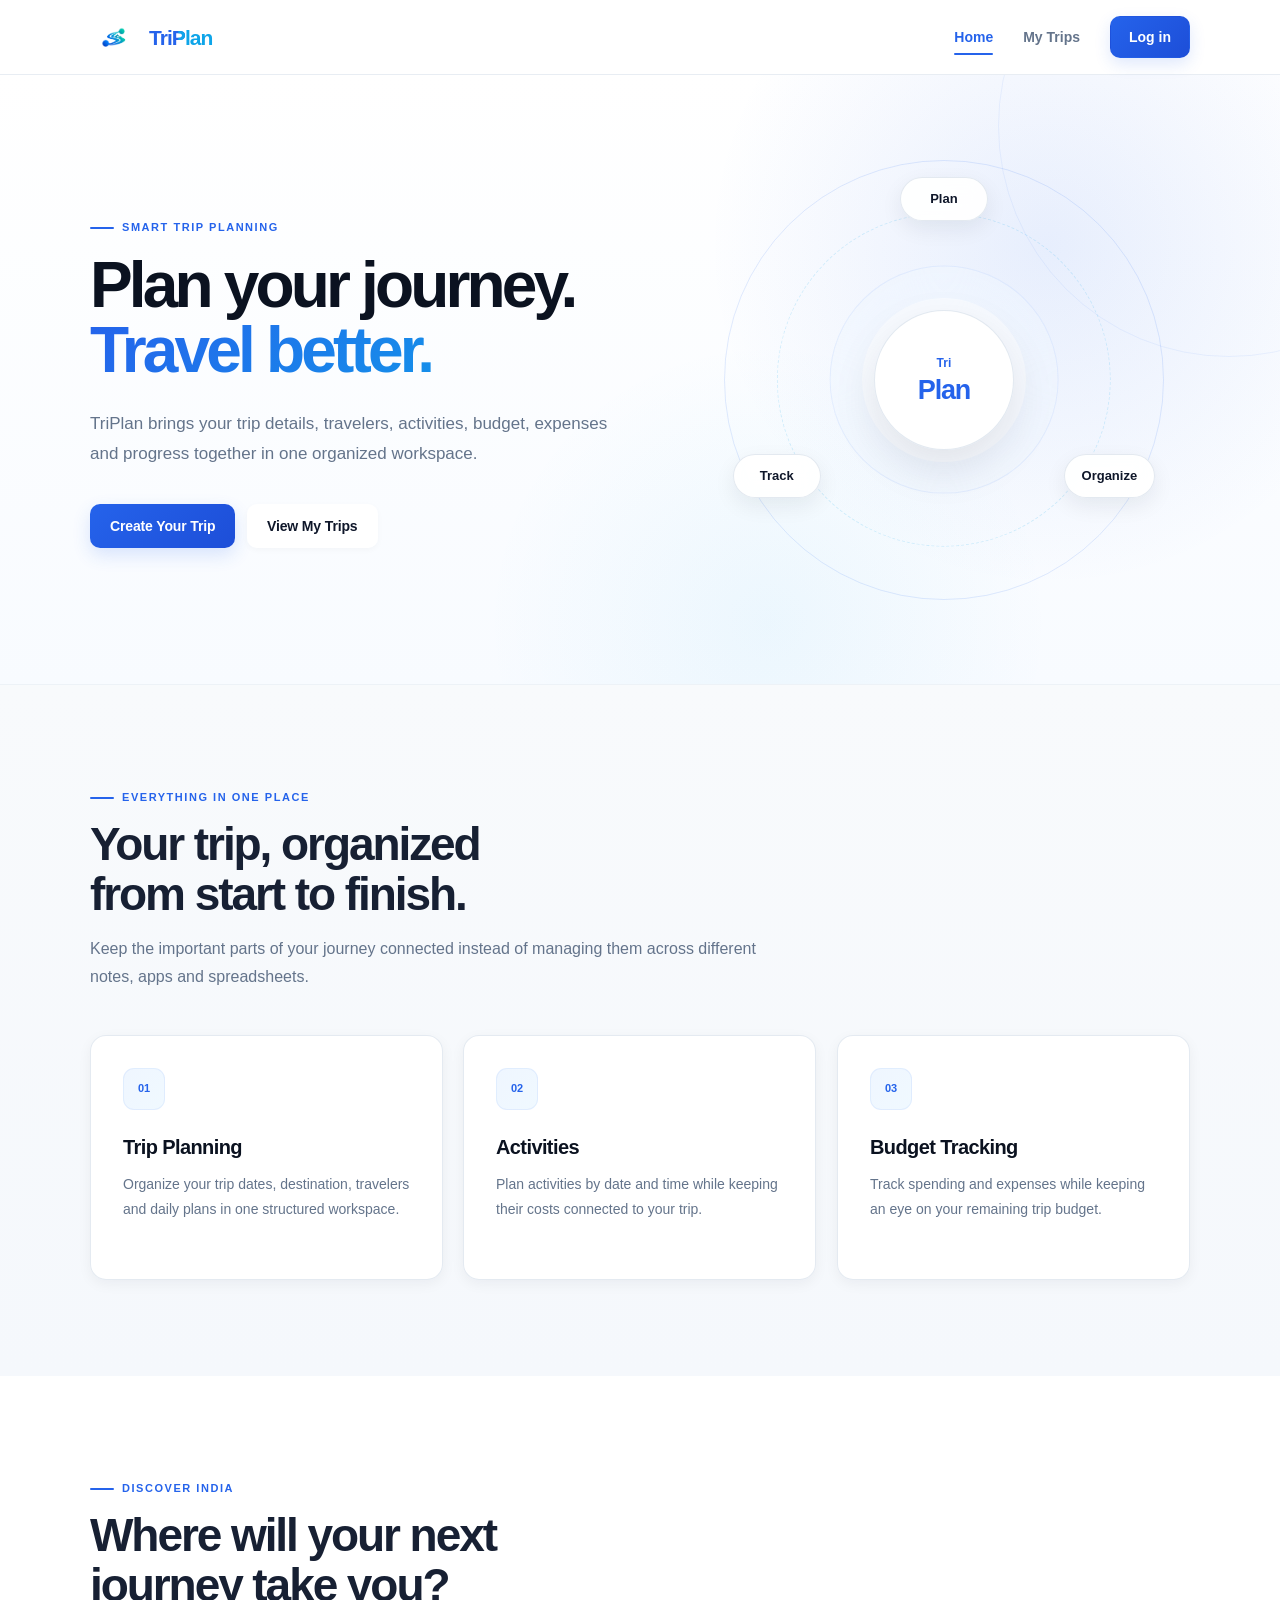
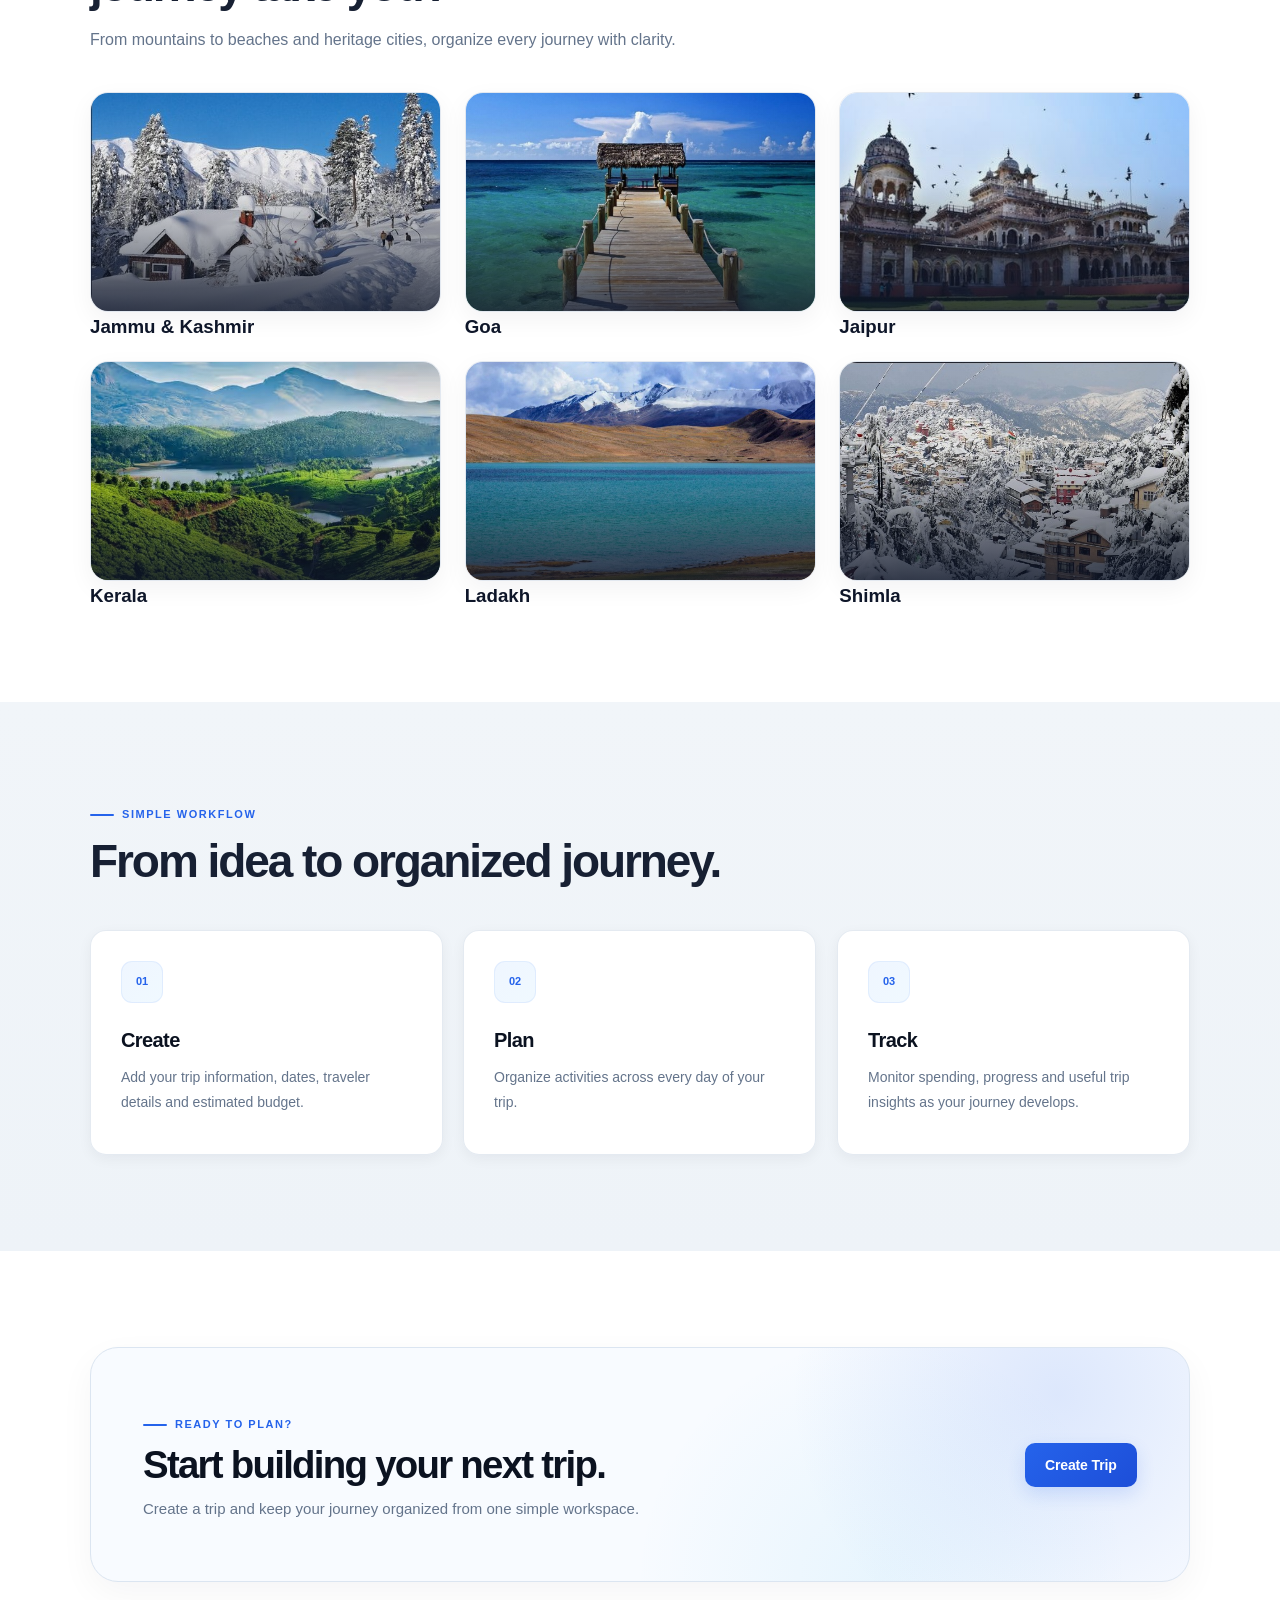
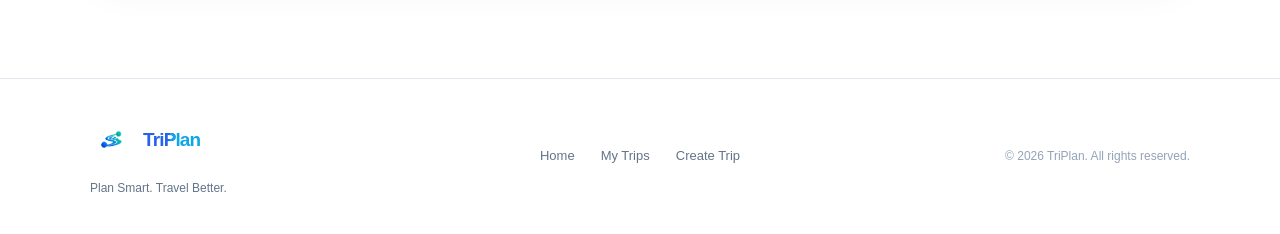
<file: index.html>
<!DOCTYPE html>
<html lang="en">
<head>
  <meta charset="UTF-8">
  <meta name="viewport" content="width=device-width, initial-scale=1.0">

  <title>TriPlan — Plan Smart. Travel Better.</title>
  <meta
    name="description"
    content="TriPlan helps you plan, organize and track your journey in one simple workspace."
  >

  <link rel="stylesheet" href="css/style.css">
  <link rel="stylesheet" href="css/components.css">
  <link rel="stylesheet" href="css/responsive.css">
</head>

<body>

  <!-- =====================================================
       HEADER
       ===================================================== -->
  <header class="site-header">
    <div class="container header-inner">

      <a href="index.html" class="brand" aria-label="TriPlan home">
        <img src="assets/triplan-logo.png" alt="" class="brand-logo">

        <span class="brand-wordmark" aria-hidden="true">
          <span class="brand-tri">Tri</span><span class="brand-p">P</span><span class="brand-lan">lan</span>
        </span>
      </a>

      <nav class="main-nav" aria-label="Main navigation">
        <a href="index.html" class="nav-link active">Home</a>
        <a href="trips.html" class="nav-link">My Trips</a>
        <div class="auth-nav" id="authNav"></div>
      </nav>

    </div>
  </header>


  <main>

    <!-- =====================================================
         HERO
         ===================================================== -->
    <section class="hero-section">
      <div class="container hero-grid">

        <div class="hero-content">

          <span class="eyebrow">SMART TRIP PLANNING</span>

          <h1>
            Plan your journey.
            <span>Travel better.</span>
          </h1>

          <p class="hero-description">
            TriPlan brings your trip details, travelers, activities,
            budget, expenses and progress together in one organized
            workspace.
          </p>

          <div class="hero-actions">
            <a href="create-trip.html" class="button button-primary">
              Create Your Trip
            </a>

            <a href="trips.html" class="button button-secondary">
              View My Trips
            </a>
          </div>

        </div>


        <div class="hero-visual" aria-label="TriPlan planning concept">

          <div class="hero-orbit hero-orbit-outer"></div>
          <div class="hero-orbit hero-orbit-middle"></div>
          <div class="hero-orbit hero-orbit-inner"></div>

          <div class="hero-core">
            <span>Tri</span>
            <strong>Plan</strong>
          </div>

          <div class="hero-node hero-node-top">
            <span>Plan</span>
          </div>

          <div class="hero-node hero-node-left">
            <span>Track</span>
          </div>

          <div class="hero-node hero-node-right">
            <span>Organize</span>
          </div>

        </div>

      </div>
    </section>


    <!-- =====================================================
         VALUE SECTION
         ===================================================== -->
    <section class="value-section">
      <div class="container">

        <div class="section-heading">
          <span class="eyebrow">EVERYTHING IN ONE PLACE</span>

          <h2>Your trip, organized from start to finish.</h2>

          <p>
            Keep the important parts of your journey connected
            instead of managing them across different notes,
            apps and spreadsheets.
          </p>
        </div>


        <div class="feature-grid">

          <article class="feature-card">
            <span class="feature-number">01</span>

            <h3>Trip Planning</h3>

            <p>
              Organize your trip dates, destination, travelers
              and daily plans in one structured workspace.
            </p>
          </article>


          <article class="feature-card">
            <span class="feature-number">02</span>

            <h3>Activities</h3>

            <p>
              Plan activities by date and time while keeping
              their costs connected to your trip.
            </p>
          </article>


          <article class="feature-card">
            <span class="feature-number">03</span>

            <h3>Budget Tracking</h3>

            <p>
              Track spending and expenses while keeping an eye
              on your remaining trip budget.
            </p>
          </article>

        </div>

      </div>
    </section>


    <!-- =====================================================
         DESTINATIONS
         ===================================================== -->
    <section class="destinations-section">
      <div class="container">

        <div class="section-heading destinations-heading">
          <span class="eyebrow">DISCOVER INDIA</span>

          <h2>Where will your next journey take you?</h2>

          <p>
            From mountains to beaches and heritage cities,
            organize every journey with clarity.
          </p>
        </div>


        <div class="destination-grid">

          <article class="destination-item">
            <div class="destination-card destination-jk">
              <img
                src="assets/Jammu-Kashmir.jpg"
                alt="Jammu and Kashmir"
              >
            </div>

            <h3>Jammu &amp; Kashmir</h3>
          </article>


          <article class="destination-item">
            <div class="destination-card destination-goa">
              <img
                src="assets/Goa.jpg"
                alt="Goa"
              >
            </div>

            <h3>Goa</h3>
          </article>


          <article class="destination-item">
            <div class="destination-card destination-jaipur">
              <img
                src="assets/Jaipur.jpg"
                alt="Jaipur"
              >
            </div>

            <h3>Jaipur</h3>
          </article>


          <article class="destination-item">
            <div class="destination-card destination-kerala">
              <img
                src="assets/Kerala.jpg"
                alt="Kerala"
              >
            </div>

            <h3>Kerala</h3>
          </article>


          <article class="destination-item">
            <div class="destination-card destination-ladakh">
              <img
                src="assets/Ladakh.jpg"
                alt="Ladakh"
              >
            </div>

            <h3>Ladakh</h3>
          </article>


          <article class="destination-item">
            <div class="destination-card destination-shimla">
              <img
                src="assets/Shimla.jpg"
                alt="Shimla"
              >
            </div>

            <h3>Shimla</h3>
          </article>

        </div>

      </div>
    </section>


    <!-- =====================================================
         WORKFLOW
         ===================================================== -->
    <section class="workflow-section">
      <div class="container">

        <div class="section-heading">
          <span class="eyebrow">SIMPLE WORKFLOW</span>

          <h2>From idea to organized journey.</h2>
        </div>


        <div class="workflow-grid">

          <article class="workflow-card">
            <span class="workflow-number">01</span>

            <h3>Create</h3>

            <p>
              Add your trip information, dates, traveler
              details and estimated budget.
            </p>
          </article>


          <article class="workflow-card">
            <span class="workflow-number">02</span>

            <h3>Plan</h3>

            <p>
              Organize activities across every day of
              your trip.
            </p>
          </article>


          <article class="workflow-card">
            <span class="workflow-number">03</span>

            <h3>Track</h3>

            <p>
              Monitor spending, progress and useful trip
              insights as your journey develops.
            </p>
          </article>

        </div>

      </div>
    </section>


    <!-- =====================================================
         FINAL CTA
         ===================================================== -->
    <section class="final-cta-section">
      <div class="container">

        <div class="final-cta">
          <div>
            <span class="eyebrow">READY TO PLAN?</span>

            <h2>Start building your next trip.</h2>

            <p>
              Create a trip and keep your journey organized
              from one simple workspace.
            </p>
          </div>

          <a href="create-trip.html" class="button button-primary">
            Create Trip
          </a>
        </div>

      </div>
    </section>

  </main>


  <!-- =====================================================
       FOOTER
       ===================================================== -->
  <footer class="site-footer">
    <div class="container footer-inner">

      <div class="footer-brand">
        <a href="index.html" class="brand footer-brand-lockup" aria-label="TriPlan home">
          <img src="assets/triplan-logo.png" alt="" class="brand-logo">
          <span class="brand-wordmark" aria-hidden="true">
            <span class="brand-tri">Tri</span><span class="brand-p">P</span><span class="brand-lan">lan</span>
          </span>
        </a>

        <p>Plan Smart. Travel Better.</p>
      </div>


      <nav class="footer-nav" aria-label="Footer navigation">
        <a href="index.html">Home</a>
        <a href="trips.html">My Trips</a>
        <a href="create-trip.html">Create Trip</a>
      </nav>


      <p class="footer-copy">
        &copy; 2026 TriPlan. All rights reserved.
      </p>

    </div>
  </footer>


  <script src="js/app.js"></script>

</body>
</html>
</file>
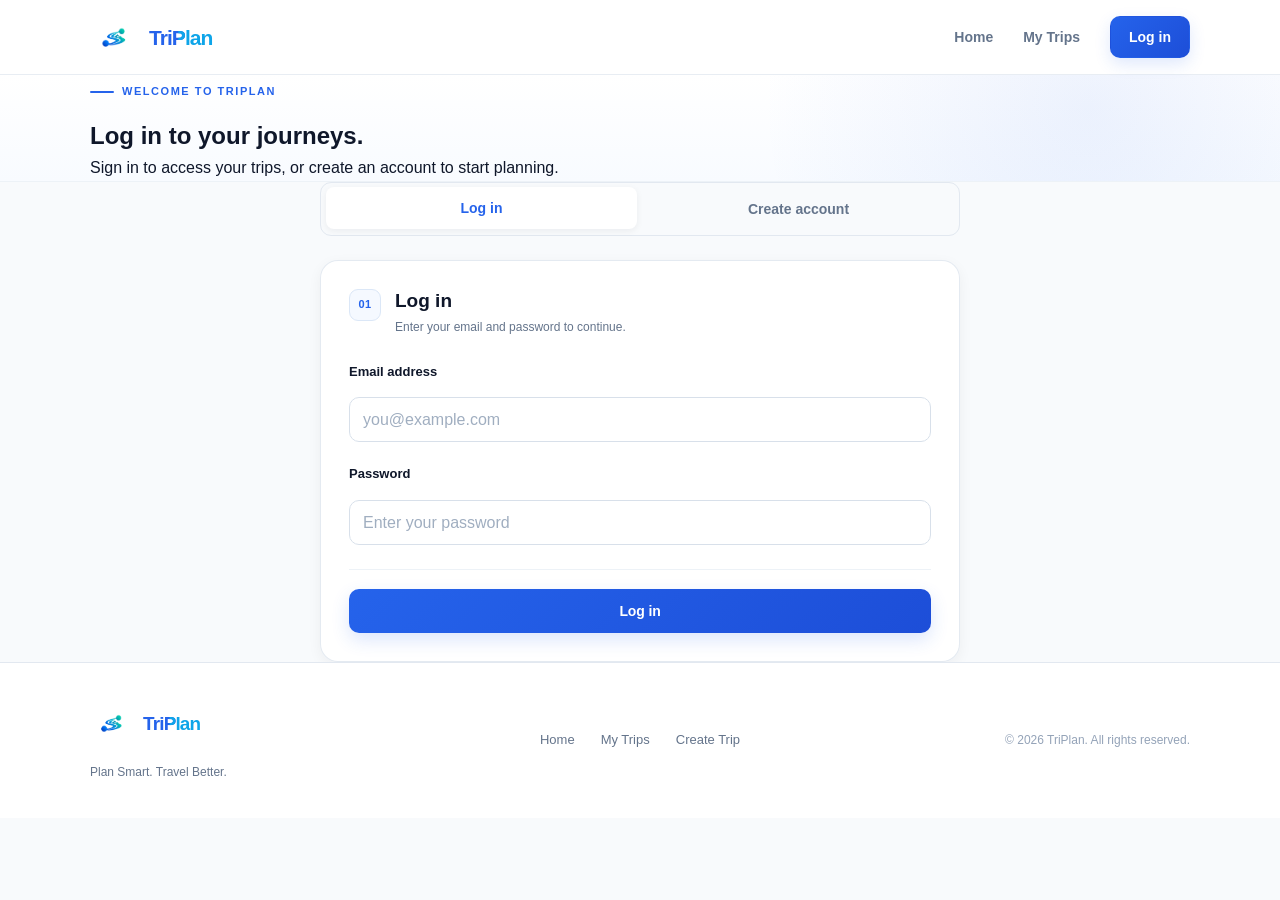
<file: create-trip.html>
<!DOCTYPE html>
<html lang="en">
<head>
  <meta charset="UTF-8">
  <meta name="viewport" content="width=device-width, initial-scale=1.0">

  <title>Create Trip — TriPlan</title>
  <meta
    name="description"
    content="Create and organize your next journey with TriPlan."
  >

  <link rel="stylesheet" href="css/style.css">
  <link rel="stylesheet" href="css/components.css">
  <link rel="stylesheet" href="css/responsive.css">
</head>

<body>

  <!-- =====================================================
       HEADER
       ===================================================== -->
  <header class="site-header">
    <div class="container header-inner">

      <a href="index.html" class="brand" aria-label="TriPlan home">
        <img src="assets/triplan-logo.png" alt="" class="brand-logo">

        <span class="brand-wordmark" aria-hidden="true">
          <span class="brand-tri">Tri</span><span class="brand-p">P</span><span class="brand-lan">lan</span>
        </span>
      </a>

      <nav class="main-nav" aria-label="Main navigation">
        <a href="index.html" class="nav-link">Home</a>
        <a href="trips.html" class="nav-link">My Trips</a>
        <a href="create-trip.html" class="nav-button active">Create Trip</a>
      </nav>

    </div>
  </header>


  <main>

    <!-- =====================================================
         PAGE HEADER
         ===================================================== -->
    <section class="page-header-section">
      <div class="container">

        <span class="eyebrow">CREATE YOUR TRIP</span>

        <h1>Start planning your journey.</h1>

        <p>
          Add your trip details and traveler information to create
          your organized TriPlan workspace.
        </p>

      </div>
    </section>


    <!-- =====================================================
         CREATE TRIP FORM
         ===================================================== -->
    <section class="form-section">
      <div class="container form-container">

        <form id="createTripForm" class="form-card" novalidate>

          <!-- =====================================================
               TRIP DETAILS
               ===================================================== -->
          <div class="form-section-block">

            <div class="form-section-heading">
              <span class="form-section-number">01</span>

              <div>
                <h2>Trip details</h2>
                <p>Tell us about the journey you are planning.</p>
              </div>
            </div>


            <div class="form-grid">

              <div class="form-group form-group-full">
                <label for="tripName">Trip name</label>

                <input
                  type="text"
                  id="tripName"
                  name="tripName"
                  class="form-input"
                  placeholder="Example: Goa Weekend"
                  autocomplete="off"
                  required
                >

                <span
                  class="form-error"
                  id="tripNameError"
                  aria-live="polite"
                ></span>
              </div>


              <div class="form-group form-group-full">
                <label for="destination">Destination</label>

                <input
                  type="text"
                  id="destination"
                  name="destination"
                  class="form-input"
                  placeholder="Example: Goa, India"
                  autocomplete="off"
                  required
                >

                <span
                  class="form-error"
                  id="destinationError"
                  aria-live="polite"
                ></span>
              </div>


              <div class="form-group">
                <label for="startDate">Start date</label>

                <input
                  type="date"
                  id="startDate"
                  name="startDate"
                  class="form-input"
                  required
                >

                <span
                  class="form-error"
                  id="startDateError"
                  aria-live="polite"
                ></span>
              </div>


              <div class="form-group">
                <label for="endDate">End date</label>

                <input
                  type="date"
                  id="endDate"
                  name="endDate"
                  class="form-input"
                  required
                >

                <span
                  class="form-error"
                  id="endDateError"
                  aria-live="polite"
                ></span>
              </div>

            </div>

          </div>


          <!-- =====================================================
               TRAVELER DETAILS
               ===================================================== -->
          <div class="form-section-block">

            <div class="form-section-heading">
              <span class="form-section-number">02</span>

              <div>
                <h2>Traveler information</h2>
                <p>Add the main traveler details for this trip.</p>
              </div>
            </div>


            <div class="form-grid">

              <div class="form-group">
                <label for="travelerName">Traveler name</label>

                <input
                  type="text"
                  id="travelerName"
                  name="travelerName"
                  class="form-input"
                  placeholder="Enter full name"
                  autocomplete="name"
                  required
                >

                <span
                  class="form-error"
                  id="travelerNameError"
                  aria-live="polite"
                ></span>
              </div>


              <div class="form-group">
                <label for="travelerMobile">Indian mobile number</label>

                <input
                  type="tel"
                  id="travelerMobile"
                  name="travelerMobile"
                  class="form-input"
                  placeholder="9876543210"
                  inputmode="numeric"
                  maxlength="10"
                  autocomplete="tel"
                  required
                >

                <span
                  class="form-error"
                  id="travelerMobileError"
                  aria-live="polite"
                ></span>
              </div>

            </div>

          </div>


          <!-- =====================================================
              BUDGET
              ===================================================== -->
          <div class="form-section-block">

            <div class="form-section-heading">
              <span class="form-section-number">03</span>

              <div>
                <h2>Trip budget</h2>
                <p>Set the amount you expect to spend on this journey.</p>
              </div>
            </div>


            <div class="form-grid">

              <div class="form-group">
                <label for="estimatedBudget">Estimated budget</label>

                <div class="input-with-prefix">
                  <span class="input-prefix">₹</span>

                  <input
                    type="number"
                    id="estimatedBudget"
                    name="estimatedBudget"
                    class="form-input"
                    placeholder="50000"
                    min="0"
                    step="1"
                    inputmode="numeric"
                    required
                  >
                </div>

                <span
                  class="form-error"
                  id="estimatedBudgetError"
                  aria-live="polite"
                ></span>
              </div>

            </div>

          </div>


          <!-- =====================================================
              FORM ACTIONS
              ===================================================== -->
          <div class="form-actions">

            <a href="index.html" class="button button-secondary">
              Cancel
            </a>

            <button
              type="submit"
              class="button button-primary"
            >
              Create Trip
            </button>

          </div>

        </form>

      </div>
    </section>

  </main>


  <!-- =====================================================
       FOOTER
       ===================================================== -->
  <footer class="site-footer">
    <div class="container footer-inner">

      <div class="footer-brand">
        <a
          href="index.html"
          class="brand footer-brand-lockup"
          aria-label="TriPlan home"
        >
          <img src="assets/triplan-logo.png" alt="" class="brand-logo">

          <span class="brand-wordmark" aria-hidden="true">
            <span class="brand-tri">Tri</span><span class="brand-p">P</span><span class="brand-lan">lan</span>
          </span>
        </a>

        <p>Plan Smart. Travel Better.</p>
      </div>


      <nav class="footer-nav" aria-label="Footer navigation">
        <a href="index.html">Home</a>
        <a href="trips.html">My Trips</a>
        <a href="create-trip.html">Create Trip</a>
      </nav>


      <p class="footer-copy">
        &copy; 2026 TriPlan. All rights reserved.
      </p>

    </div>
  </footer>


  <script src="js/app.js"></script>

</body>
</html>
</file>
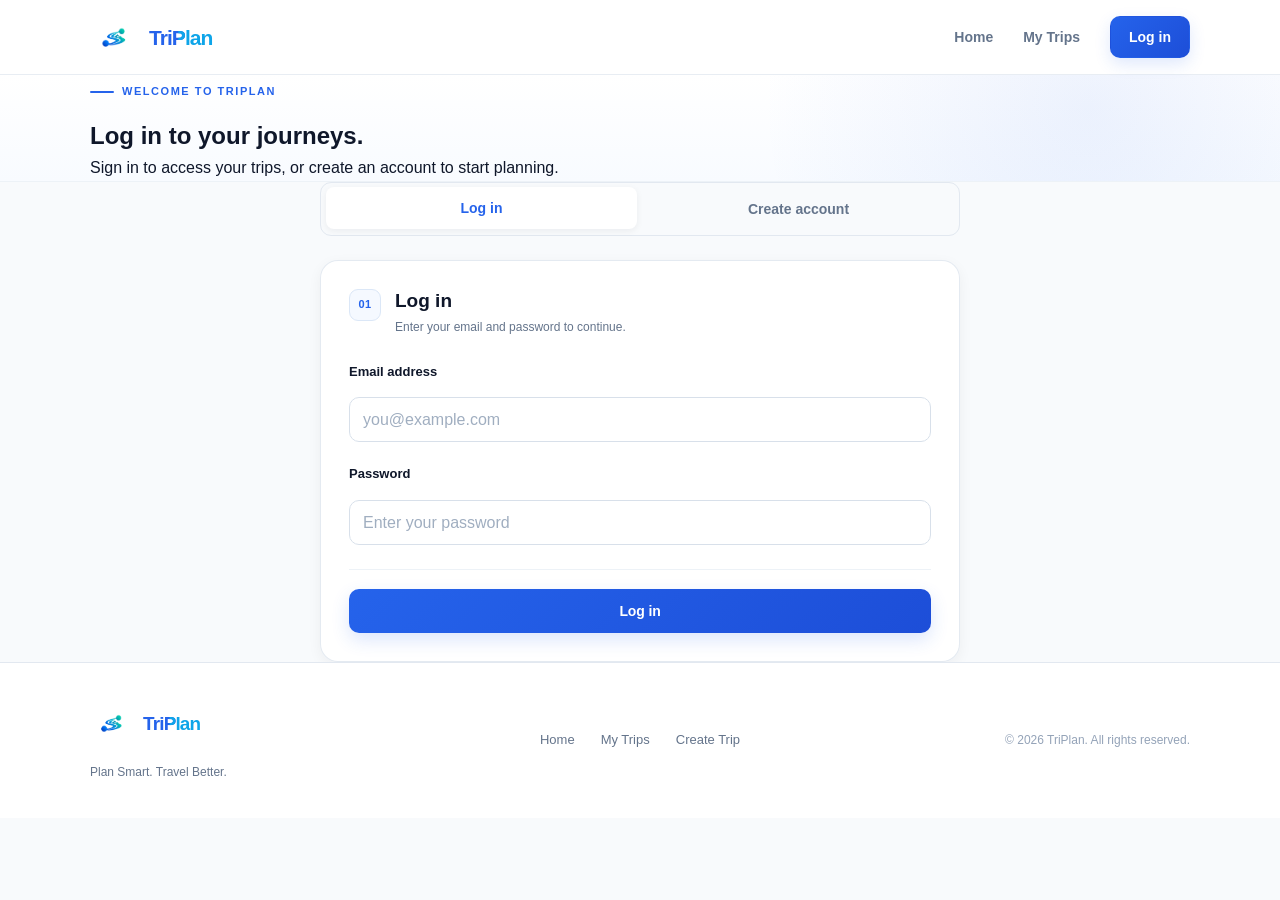
<file: login.html>
<!DOCTYPE html>
<html lang="en">
<head>
  <meta charset="UTF-8">
  <meta name="viewport" content="width=device-width, initial-scale=1.0">

  <title>Log In — TriPlan</title>
  <meta
    name="description"
    content="Log in or create your TriPlan account."
  >

  <link rel="stylesheet" href="css/style.css">
  <link rel="stylesheet" href="css/components.css">
  <link rel="stylesheet" href="css/responsive.css">
</head>

<body>

  <!-- =====================================================
       HEADER
       ===================================================== -->
  <header class="site-header">
    <div class="container header-inner">

      <a href="index.html" class="brand" aria-label="TriPlan home">
        <img src="assets/triplan-logo.png" alt="" class="brand-logo">

        <span class="brand-wordmark" aria-hidden="true">
          <span class="brand-tri">Tri</span><span class="brand-p">P</span><span class="brand-lan">lan</span>
        </span>
      </a>

      <nav class="main-nav" aria-label="Main navigation">
        <a href="index.html" class="nav-link">Home</a>
        <a href="trips.html" class="nav-link">My Trips</a>
        <div class="auth-nav" id="authNav"></div>
      </nav>

    </div>
  </header>


  <main>

    <!-- =====================================================
         PAGE HEADER
         ===================================================== -->
    <section class="page-header-section">
      <div class="container">

        <span class="eyebrow">WELCOME TO TRIPLAN</span>

        <h1>Log in to your journeys.</h1>

        <p>
          Sign in to access your trips, or create an account to start planning.
        </p>

      </div>
    </section>


    <!-- =====================================================
         AUTH FORMS
         ===================================================== -->
    <section class="form-section">
      <div class="container form-container">

        <div class="tabs auth-tabs" role="tablist">
          <button
            type="button"
            class="tab-button active"
            data-auth-tab="login"
            role="tab"
          >
            Log in
          </button>

          <button
            type="button"
            class="tab-button"
            data-auth-tab="signup"
            role="tab"
          >
            Create account
          </button>
        </div>


        <!-- =================================================
             LOGIN
             ================================================= -->
        <div id="loginPanel">

          <form id="loginForm" class="form-card" novalidate>

            <div class="form-section-heading">
              <span class="form-section-number">01</span>

              <div>
                <h2>Log in</h2>
                <p>Enter your email and password to continue.</p>
              </div>
            </div>

            <div class="form-grid">

              <div class="form-group form-group-full">
                <label for="loginEmail">Email address</label>

                <input
                  type="email"
                  id="loginEmail"
                  name="loginEmail"
                  class="form-input"
                  placeholder="you@example.com"
                  autocomplete="email"
                  required
                >

                <span class="form-error" id="loginEmailError" aria-live="polite"></span>
              </div>


              <div class="form-group form-group-full">
                <label for="loginPassword">Password</label>

                <input
                  type="password"
                  id="loginPassword"
                  name="loginPassword"
                  class="form-input"
                  placeholder="Enter your password"
                  autocomplete="current-password"
                  required
                >

                <span class="form-error" id="loginPasswordError" aria-live="polite"></span>
              </div>

            </div>

            <span class="form-error" id="loginFormError" aria-live="polite"></span>

            <div class="form-actions">
              <button type="submit" class="button button-primary">
                Log in
              </button>
            </div>

          </form>

        </div>


        <!-- =================================================
             CREATE ACCOUNT
             ================================================= -->
        <div id="signupPanel" hidden>

          <form id="signupForm" class="form-card" novalidate>

            <div class="form-section-heading">
              <span class="form-section-number">01</span>

              <div>
                <h2>Create account</h2>
                <p>Your details are used to personalise your trip workspace.</p>
              </div>
            </div>

            <div class="form-grid">

              <div class="form-group form-group-full">
                <label for="signupName">Full name</label>

                <input
                  type="text"
                  id="signupName"
                  name="signupName"
                  class="form-input"
                  placeholder="Enter full name"
                  autocomplete="name"
                  required
                >

                <span class="form-error" id="signupNameError" aria-live="polite"></span>
              </div>


              <div class="form-group">
                <label for="signupEmail">Email address</label>

                <input
                  type="email"
                  id="signupEmail"
                  name="signupEmail"
                  class="form-input"
                  placeholder="you@example.com"
                  autocomplete="email"
                  required
                >

                <span class="form-error" id="signupEmailError" aria-live="polite"></span>
              </div>


              <div class="form-group">
                <label for="signupMobile">Indian mobile number</label>

                <input
                  type="tel"
                  id="signupMobile"
                  name="signupMobile"
                  class="form-input"
                  placeholder="9876543210"
                  inputmode="numeric"
                  maxlength="10"
                  autocomplete="tel"
                  required
                >

                <span class="form-error" id="signupMobileError" aria-live="polite"></span>
              </div>


              <div class="form-group">
                <label for="signupPassword">Password</label>

                <input
                  type="password"
                  id="signupPassword"
                  name="signupPassword"
                  class="form-input"
                  placeholder="At least 8 characters"
                  autocomplete="new-password"
                  required
                >

                <span class="form-error" id="signupPasswordError" aria-live="polite"></span>
              </div>


              <div class="form-group">
                <label for="signupConfirmPassword">Confirm password</label>

                <input
                  type="password"
                  id="signupConfirmPassword"
                  name="signupConfirmPassword"
                  class="form-input"
                  placeholder="Re-enter your password"
                  autocomplete="new-password"
                  required
                >

                <span class="form-error" id="signupConfirmPasswordError" aria-live="polite"></span>
              </div>

            </div>

            <span class="form-error" id="signupFormError" aria-live="polite"></span>

            <div class="form-actions">
              <button type="submit" class="button button-primary">
                Create account
              </button>
            </div>

          </form>

        </div>

      </div>
    </section>

  </main>


  <!-- =====================================================
       FOOTER
       ===================================================== -->
  <footer class="site-footer">
    <div class="container footer-inner">

      <div class="footer-brand">
        <a href="index.html" class="brand footer-brand-lockup" aria-label="TriPlan home">
          <img src="assets/triplan-logo.png" alt="" class="brand-logo">

          <span class="brand-wordmark" aria-hidden="true">
            <span class="brand-tri">Tri</span><span class="brand-p">P</span><span class="brand-lan">lan</span>
          </span>
        </a>

        <p>Plan Smart. Travel Better.</p>
      </div>


      <nav class="footer-nav" aria-label="Footer navigation">
        <a href="index.html">Home</a>
        <a href="trips.html">My Trips</a>
        <a href="create-trip.html">Create Trip</a>
      </nav>


      <p class="footer-copy">
        &copy; 2026 TriPlan. All rights reserved.
      </p>

    </div>
  </footer>


  <script src="js/app.js"></script>

</body>
</html>
</file>
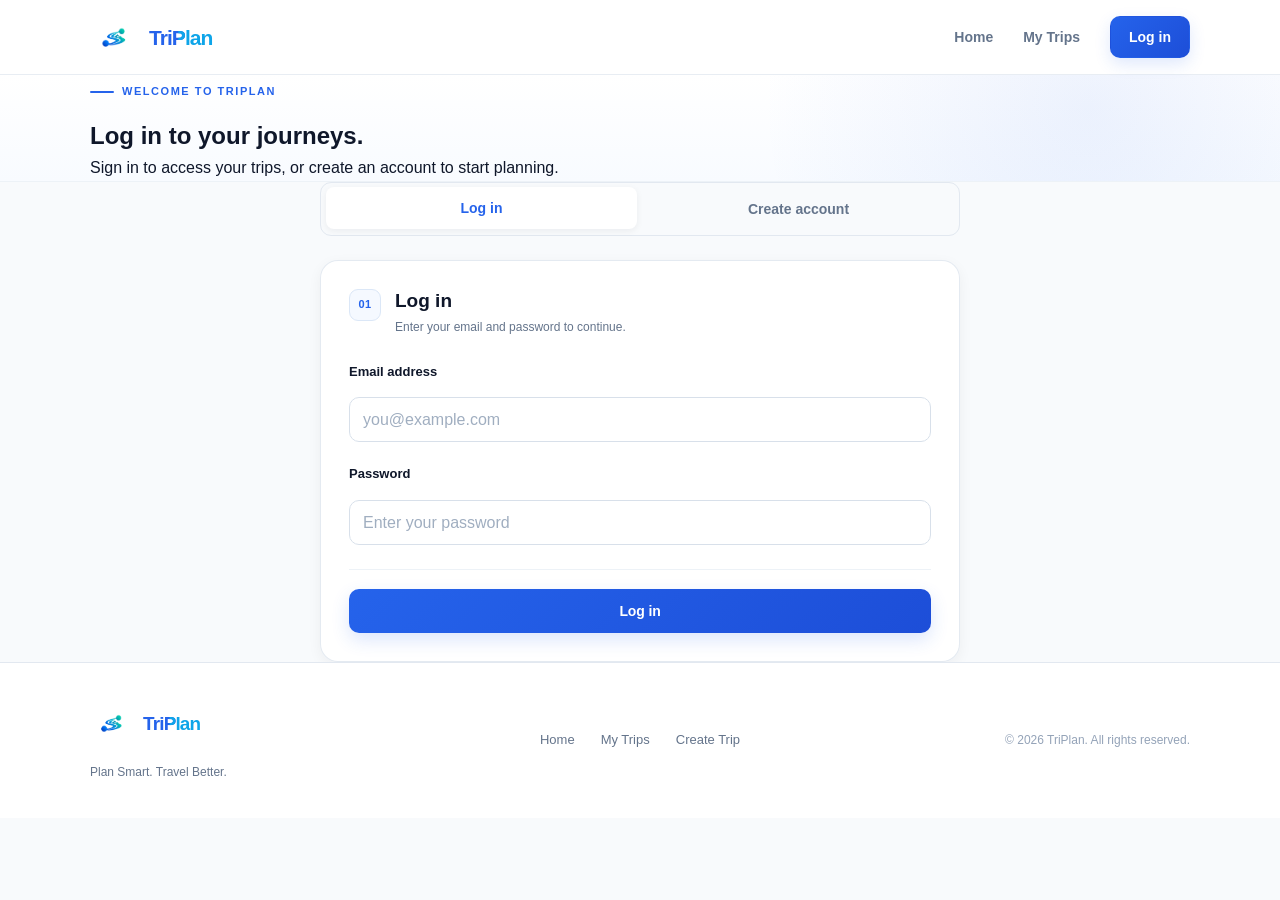
<file: profile.html>
<!DOCTYPE html>
<html lang="en">
<head>
  <meta charset="UTF-8">
  <meta name="viewport" content="width=device-width, initial-scale=1.0">

  <title>My Profile — TriPlan</title>
  <meta
    name="description"
    content="View your TriPlan profile and account details."
  >

  <link rel="stylesheet" href="css/style.css">
  <link rel="stylesheet" href="css/components.css">
  <link rel="stylesheet" href="css/responsive.css">
</head>

<body>

  <!-- =====================================================
       HEADER
       ===================================================== -->
  <header class="site-header">
    <div class="container header-inner">

      <a href="index.html" class="brand" aria-label="TriPlan home">
        <img src="assets/triplan-logo.png" alt="" class="brand-logo">

        <span class="brand-wordmark" aria-hidden="true">
          <span class="brand-tri">Tri</span><span class="brand-p">P</span><span class="brand-lan">lan</span>
        </span>
      </a>

      <nav class="main-nav" aria-label="Main navigation">
        <a href="index.html" class="nav-link">Home</a>
        <a href="trips.html" class="nav-link">My Trips</a>
        <div class="auth-nav" id="authNav"></div>
      </nav>

    </div>
  </header>


  <main>

    <!-- =====================================================
         PAGE HEADER
         ===================================================== -->
    <section class="page-header-section">
      <div class="container">

        <span class="eyebrow">YOUR ACCOUNT</span>

        <h1>My Profile</h1>

        <p>
          Your account details and a summary of your saved journeys.
        </p>

      </div>
    </section>


    <!-- =====================================================
         PROFILE DETAILS
         ===================================================== -->
    <section class="workspace-section">
      <div class="container">

        <div class="form-card profile-card">

          <div class="profile-identity">

            <span class="profile-avatar" id="profileInitial" aria-hidden="true">T</span>

            <div>
              <h2 id="profileName">Traveler</h2>
              <p id="profileEmail">—</p>
            </div>

          </div>


          <div class="profile-details">

            <div class="profile-detail">
              <span class="workspace-stat-label">FULL NAME</span>
              <strong id="profileNameDetail">—</strong>
            </div>

            <div class="profile-detail">
              <span class="workspace-stat-label">EMAIL</span>
              <strong id="profileEmailDetail">—</strong>
            </div>

            <div class="profile-detail">
              <span class="workspace-stat-label">MOBILE</span>
              <strong id="profileMobile">Not added</strong>
            </div>

          </div>

        </div>


        <!-- =================================================
             TRIP SUMMARY
             ================================================= -->
        <div class="overview-grid profile-stats">

          <article class="workspace-stat-card">
            <span class="workspace-stat-label">TOTAL TRIPS</span>
            <strong id="profileTotalTrips">0</strong>
            <span>All trips saved to your account</span>
          </article>

          <article class="workspace-stat-card">
            <span class="workspace-stat-label">ACTIVE TRIPS</span>
            <strong id="profileActiveTrips">0</strong>
            <span>Upcoming and ongoing journeys</span>
          </article>

          <article class="workspace-stat-card">
            <span class="workspace-stat-label">COMPLETED TRIPS</span>
            <strong id="profileCompletedTrips">0</strong>
            <span>Journeys you have finished</span>
          </article>

        </div>


        <div class="form-actions profile-actions">

          <a href="trips.html" class="button button-secondary">
            View My Trips
          </a>

          <button
            type="button"
            class="button button-secondary profile-logout-button"
            id="profileLogoutButton"
          >
            Log out
          </button>

        </div>

      </div>
    </section>

  </main>


  <!-- =====================================================
       FOOTER
       ===================================================== -->
  <footer class="site-footer">
    <div class="container footer-inner">

      <div class="footer-brand">
        <a href="index.html" class="brand footer-brand-lockup" aria-label="TriPlan home">
          <img src="assets/triplan-logo.png" alt="" class="brand-logo">

          <span class="brand-wordmark" aria-hidden="true">
            <span class="brand-tri">Tri</span><span class="brand-p">P</span><span class="brand-lan">lan</span>
          </span>
        </a>

        <p>Plan Smart. Travel Better.</p>
      </div>


      <nav class="footer-nav" aria-label="Footer navigation">
        <a href="index.html">Home</a>
        <a href="trips.html">My Trips</a>
        <a href="create-trip.html">Create Trip</a>
      </nav>


      <p class="footer-copy">
        &copy; 2026 TriPlan. All rights reserved.
      </p>

    </div>
  </footer>


  <script src="js/app.js"></script>

</body>
</html>
</file>
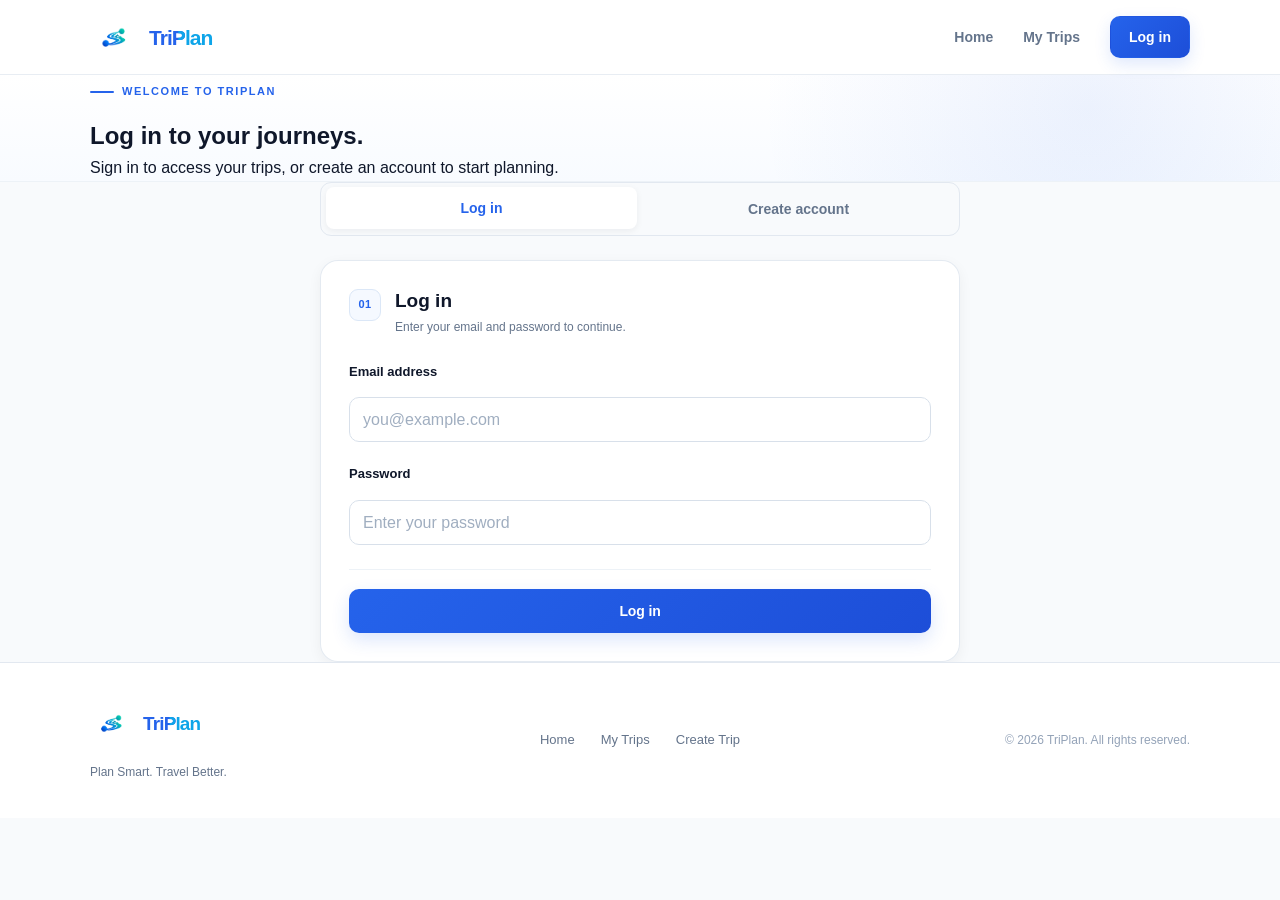
<file: trip.html>
<!DOCTYPE html>
<html lang="en">
<head>
  <meta charset="UTF-8">
  <meta name="viewport" content="width=device-width, initial-scale=1.0">

  <title>Trip Workspace — TriPlan</title>

  <meta
    name="description"
    content="Plan, organize and track your journey with TriPlan."
  >

  <link rel="stylesheet" href="css/style.css">
  <link rel="stylesheet" href="css/components.css">
  <link rel="stylesheet" href="css/responsive.css">
</head>

<body>

  <!-- =====================================================
       HEADER
       ===================================================== -->

  <header class="site-header">

    <div class="container header-inner">

      <a
        href="index.html"
        class="brand"
        aria-label="TriPlan home"
      >

        <img
          src="assets/triplan-logo.png"
          alt=""
          class="brand-logo"
        >

        <span
          class="brand-wordmark"
          aria-hidden="true"
        >
          <span class="brand-tri">Tri</span><span class="brand-p">P</span><span class="brand-lan">lan</span>
        </span>

      </a>


      <nav
        class="main-nav"
        aria-label="Main navigation"
      >

        <a
          href="index.html"
          class="nav-link"
        >
          Home
        </a>

        <a
          href="trips.html"
          class="nav-link active"
        >
          My Trips
        </a>

        <a
          href="create-trip.html"
          class="nav-button"
        >
          Create Trip
        </a>

      </nav>

    </div>

  </header>


  <main>

    <!-- =====================================================
         TRIP WORKSPACE HEADER
         ===================================================== -->

    <section class="page-header-section trip-workspace-header">

      <div class="container">

        <a
          href="trips.html"
          class="workspace-back-link"
        >
          ← Back to My Trips
        </a>


        <div class="trip-header-content">

          <div>

            <span class="eyebrow">
              TRIP WORKSPACE
            </span>


            <!-- =================================================
                 TRIP TITLE + STATUS
                 ================================================= -->

            <div class="trip-title-row">

              <h1 id="tripTitle">
                Your Trip
              </h1>

              <!--
                Trip status is controlled by app.js.

                Possible states:
                - Upcoming
                - Ongoing
                - Completed
              -->

              <span
                id="tripStatusBadge"
                class="status-badge status-badge-upcoming"
                aria-live="polite"
              >
                Upcoming
              </span>

            </div>


            <p id="tripDestination">
              Destination
            </p>

          </div>


          <div class="trip-header-dates">

            <span class="trip-header-label">
              TRIP DATES
            </span>

            <strong id="tripDates">
              —
            </strong>

          </div>

        </div>

      </div>

    </section>


    <!-- =====================================================
         WORKSPACE
         ===================================================== -->

    <section class="workspace-section">

      <div class="container">


        <!-- =================================================
             WORKSPACE TABS
             ================================================= -->

        <nav
          class="workspace-tabs"
          aria-label="Trip workspace sections"
        >

          <button
            type="button"
            class="workspace-tab active"
            data-workspace-tab="overview"
          >
            Overview
          </button>

          <button
            type="button"
            class="workspace-tab"
            data-workspace-tab="plan"
          >
            Trip Plan
          </button>

          <button
            type="button"
            class="workspace-tab"
            data-workspace-tab="activities"
          >
            Activities
          </button>

          <button
            type="button"
            class="workspace-tab"
            data-workspace-tab="budget"
          >
            Budget
          </button>

          <button
            type="button"
            class="workspace-tab"
            data-workspace-tab="insights"
          >
            Insights
          </button>

        </nav>


        <!-- =================================================
             OVERVIEW
             ================================================= -->

        <section
          id="overviewPanel"
          class="workspace-panel active"
          data-workspace-panel="overview"
        >

          <div class="workspace-panel-heading">

            <div>

              <span class="eyebrow">
                OVERVIEW
              </span>

              <h2>
                Your journey at a glance.
              </h2>

              <p>
                Keep track of your trip progress, activities and spending
                from one organized workspace.
              </p>

            </div>

          </div>


          <div class="overview-grid">

            <article class="workspace-stat-card">

              <span class="workspace-stat-label">
                ACTIVITIES
              </span>

              <strong id="overviewActivityCount">
                0
              </strong>

              <span>
                Total planned activities
              </span>

            </article>


            <article class="workspace-stat-card">

              <span class="workspace-stat-label">
                COMPLETION
              </span>

              <strong id="overviewProgress">
                0%
              </strong>

              <span>
                Activity completion
              </span>

            </article>


            <article class="workspace-stat-card">

              <span class="workspace-stat-label">
                SPENT
              </span>

              <strong id="overviewSpent">
                ₹0
              </strong>

              <span>
                Total trip spending
              </span>

            </article>


            <article class="workspace-stat-card">

              <span class="workspace-stat-label">
                REMAINING
              </span>

              <strong id="overviewRemaining">
                ₹0
              </strong>

              <span>
                Budget remaining
              </span>

            </article>

          </div>

        </section>


        <!-- =================================================
             TRIP PLAN
             ================================================= -->

        <section
          id="planPanel"
          class="workspace-panel"
          data-workspace-panel="plan"
          hidden
        >

          <div class="workspace-panel-heading">

            <div>

              <span class="eyebrow">
                TRIP PLAN
              </span>

              <h2>
                Your journey, day by day.
              </h2>

              <p>
                Organize your activities across the dates of your trip.
              </p>

            </div>

          </div>


          <div
            id="tripPlanContainer"
            class="trip-plan-container"
          ></div>

        </section>


        <!-- =================================================
             ACTIVITIES
             ================================================= -->

        <section
          id="activitiesPanel"
          class="workspace-panel"
          data-workspace-panel="activities"
          hidden
        >

          <div class="workspace-panel-heading">

            <div>

              <span class="eyebrow">
                ACTIVITIES
              </span>

              <h2>
                Plan what you want to do.
              </h2>

              <p>
                Add activities and keep them connected to your trip dates.
              </p>

            </div>


            <button
              type="button"
              class="button button-primary"
              id="addActivityButton"
            >
              Add Activity
            </button>

          </div>


          <!-- =================================================
               ACTIVITY FORM
               ================================================= -->

          <div
            id="activityFormContainer"
            class="workspace-form-container"
            hidden
          >

            <form
              id="activityForm"
              class="form-card"
              novalidate
            >

              <input
                type="hidden"
                id="editingActivityId"
                name="editingActivityId"
                value=""
              >


              <div class="form-section-heading">

                <span
                  class="form-section-number"
                  id="activityFormNumber"
                >
                  01
                </span>

                <div>

                  <h2 id="activityFormTitle">
                    Add activity
                  </h2>

                  <p id="activityFormDescription">
                    Add an activity to your trip plan.
                  </p>

                </div>

              </div>


              <div class="form-grid">

                <div class="form-group form-group-full">

                  <label for="activityName">
                    Activity name
                  </label>

                  <input
                    type="text"
                    id="activityName"
                    name="activityName"
                    class="form-input"
                    placeholder="Example: Visit Baga Beach"
                    autocomplete="off"
                    required
                  >

                  <span
                    class="form-error"
                    id="activityNameError"
                    aria-live="polite"
                  ></span>

                </div>


                <div class="form-group">

                  <label for="activityDate">
                    Date
                  </label>

                  <input
                    type="date"
                    id="activityDate"
                    name="activityDate"
                    class="form-input"
                    required
                  >

                  <span
                    class="form-error"
                    id="activityDateError"
                    aria-live="polite"
                  ></span>

                </div>


                <div class="form-group">

                  <label for="activityTime">
                    Start time
                  </label>

                  <input
                    type="time"
                    id="activityTime"
                    name="activityTime"
                    class="form-input"
                    required
                  >

                  <span
                    class="form-error"
                    id="activityTimeError"
                    aria-live="polite"
                  ></span>

                </div>


                <div class="form-group">

                  <label for="activityLocation">
                    Location
                  </label>

                  <input
                    type="text"
                    id="activityLocation"
                    name="activityLocation"
                    class="form-input"
                    placeholder="Example: Baga Beach"
                    autocomplete="off"
                    required
                  >

                  <span
                    class="form-error"
                    id="activityLocationError"
                    aria-live="polite"
                  ></span>

                </div>


                <!-- =================================================
                     ACTIVITY CATEGORY
                     ================================================= -->

                <div class="form-group">

                  <label for="activityCategory">
                    Category
                  </label>

                  <select
                    id="activityCategory"
                    name="activityCategory"
                    class="form-input"
                    required
                  >

                    <option value="">
                      Select category
                    </option>

                    <option value="Accommodation">
                      Accommodation
                    </option>

                    <option value="Food">
                      Food
                    </option>

                    <option value="Transport">
                      Transport
                    </option>

                    <option value="Activities">
                      Activities
                    </option>

                    <option value="Shopping">
                      Shopping
                    </option>

                    <option value="Other">
                      Other
                    </option>

                  </select>

                  <span
                    class="form-error"
                    id="activityCategoryError"
                    aria-live="polite"
                  ></span>

                </div>


                <div class="form-group">

                  <label for="activityEstimatedCost">
                    Estimated cost
                  </label>

                  <div class="input-with-prefix">

                    <span class="input-prefix">
                      ₹
                    </span>

                    <input
                      type="number"
                      id="activityEstimatedCost"
                      name="activityEstimatedCost"
                      class="form-input"
                      placeholder="1000"
                      min="0"
                      step="1"
                      inputmode="numeric"
                      required
                    >

                  </div>

                  <span
                    class="form-error"
                    id="activityEstimatedCostError"
                    aria-live="polite"
                  ></span>

                </div>


                <div class="form-group">

                  <label for="activityActualCost">
                    Actual cost spent
                  </label>

                  <div class="input-with-prefix">

                    <span class="input-prefix">
                      ₹
                    </span>

                    <input
                      type="number"
                      id="activityActualCost"
                      name="activityActualCost"
                      class="form-input"
                      placeholder="0"
                      min="0"
                      step="1"
                      inputmode="numeric"
                    >

                  </div>

                  <span
                    class="form-error"
                    id="activityActualCostError"
                    aria-live="polite"
                  ></span>

                </div>


                <div class="form-group form-group-full">

                  <label for="activityNotes">
                    Notes
                  </label>

                  <textarea
                    id="activityNotes"
                    name="activityNotes"
                    class="form-input"
                    rows="4"
                    placeholder="Add any useful notes..."
                  ></textarea>

                  <span
                    class="form-error"
                    id="activityNotesError"
                    aria-live="polite"
                  ></span>

                </div>

              </div>


              <div class="form-actions">

                <button
                  type="button"
                  class="button button-secondary"
                  id="cancelActivityButton"
                >
                  Cancel
                </button>

                <button
                  type="submit"
                  class="button button-primary"
                  id="saveActivityButton"
                >
                  Save Activity
                </button>

              </div>

            </form>

          </div>


          <!-- =================================================
               ACTIVITIES LIST
               ================================================= -->

          <div
            id="activitiesList"
            class="workspace-list"
          ></div>

        </section>


        <!-- =================================================
             BUDGET
             ================================================= -->

        <section
          id="budgetPanel"
          class="workspace-panel"
          data-workspace-panel="budget"
          hidden
        >

          <div class="workspace-panel-heading">

            <div>

              <span class="eyebrow">
                BUDGET
              </span>

              <h2>
                Know where your money stands.
              </h2>

              <p>
                Track your estimated budget, actual spending and remaining
                amount throughout the journey.
              </p>

            </div>


            <button
              type="button"
              class="button button-primary"
              id="addExpenseButton"
            >
              Add Expense
            </button>

          </div>


          <!-- =================================================
               BUDGET SUMMARY
               ================================================= -->

          <div class="budget-summary-grid">

            <article class="workspace-stat-card">

              <span class="workspace-stat-label">
                ESTIMATED BUDGET
              </span>

              <strong id="budgetEstimated">
                ₹0
              </strong>

              <span>
                Your planned trip budget
              </span>

            </article>


            <article class="workspace-stat-card">

              <span class="workspace-stat-label">
                TOTAL SPENT
              </span>

              <strong id="budgetSpent">
                ₹0
              </strong>

              <span>
                Your actual spending
              </span>

            </article>


            <article class="workspace-stat-card">

              <span class="workspace-stat-label">
                REMAINING
              </span>

              <strong id="budgetRemaining">
                ₹0
              </strong>

              <span>
                Budget after spending
              </span>

            </article>


            <article class="workspace-stat-card">

              <span class="workspace-stat-label">
                BUDGET HEALTH
              </span>

              <strong id="budgetHealth">
                Healthy
              </strong>

              <span>
                Based on current spending
              </span>

            </article>

          </div>


          <!-- =================================================
               EXPENSE FORM
               ================================================= -->

          <div
            id="expenseFormContainer"
            class="workspace-form-container"
            hidden
          >

            <form
              id="expenseForm"
              class="form-card"
              novalidate
            >

              <input
                type="hidden"
                id="editingExpenseId"
                name="editingExpenseId"
                value=""
              >


              <div class="form-section-heading">

                <span
                  class="form-section-number"
                  id="expenseFormNumber"
                >
                  01
                </span>

                <div>

                  <h2 id="expenseFormTitle">
                    Add expense
                  </h2>

                  <p id="expenseFormDescription">
                    Record money you have actually spent during the trip.
                  </p>

                </div>

              </div>


              <div class="form-grid">

                <div class="form-group form-group-full">

                  <label for="expenseName">
                    Expense name
                  </label>

                  <input
                    type="text"
                    id="expenseName"
                    name="expenseName"
                    class="form-input"
                    placeholder="Example: Hotel booking"
                    autocomplete="off"
                    required
                  >

                  <span
                    class="form-error"
                    id="expenseNameError"
                    aria-live="polite"
                  ></span>

                </div>


                <div class="form-group">

                  <label for="expenseAmount">
                    Amount spent
                  </label>

                  <div class="input-with-prefix">

                    <span class="input-prefix">
                      ₹
                    </span>

                    <input
                      type="number"
                      id="expenseAmount"
                      name="expenseAmount"
                      class="form-input"
                      placeholder="2500"
                      min="0"
                      step="1"
                      inputmode="numeric"
                      required
                    >

                  </div>

                  <span
                    class="form-error"
                    id="expenseAmountError"
                    aria-live="polite"
                  ></span>

                </div>


                <div class="form-group">

                  <label for="expenseCategory">
                    Category
                  </label>

                  <select
                    id="expenseCategory"
                    name="expenseCategory"
                    class="form-input"
                    required
                  >

                    <option value="">
                      Select category
                    </option>

                    <option value="Accommodation">
                      Accommodation
                    </option>

                    <option value="Food">
                      Food
                    </option>

                    <option value="Transport">
                      Transport
                    </option>

                    <option value="Activities">
                      Activities
                    </option>

                    <option value="Shopping">
                      Shopping
                    </option>

                    <option value="Other">
                      Other
                    </option>

                  </select>

                  <span
                    class="form-error"
                    id="expenseCategoryError"
                    aria-live="polite"
                  ></span>

                </div>


                <div class="form-group">

                  <label for="expenseDate">
                    Date
                  </label>

                  <input
                    type="date"
                    id="expenseDate"
                    name="expenseDate"
                    class="form-input"
                    required
                  >

                  <span
                    class="form-error"
                    id="expenseDateError"
                    aria-live="polite"
                  ></span>

                </div>

              </div>


              <div class="form-actions">

                <button
                  type="button"
                  class="button button-secondary"
                  id="cancelExpenseButton"
                >
                  Cancel
                </button>

                <button
                  type="submit"
                  class="button button-primary"
                  id="saveExpenseButton"
                >
                  Save Expense
                </button>

              </div>

            </form>

          </div>


          <!-- =================================================
               EXPENSE LIST
               ================================================= -->

          <div class="workspace-list-section">

            <div class="workspace-list-heading">

              <h3>
                Expenses
              </h3>

            </div>


            <div
              id="expensesList"
              class="workspace-list"
            ></div>

          </div>

        </section>


        <!-- =================================================
             INSIGHTS
             ================================================= -->

        <section
          id="insightsPanel"
          class="workspace-panel"
          data-workspace-panel="insights"
          hidden
        >

          <div class="workspace-panel-heading">

            <div>

              <span class="eyebrow">
                INSIGHTS
              </span>

              <h2>
                Understand your trip better.
              </h2>

              <p>
                Simple insights based on your actual planning and spending
                data.
              </p>

            </div>

          </div>


          <div class="insights-grid">

            <article class="insight-card">

              <span class="insight-label">
                DAILY SPENDING
              </span>

              <strong id="insightDailySpending">
                ₹0
              </strong>

              <p>
                Average spending per trip day.
              </p>

            </article>


            <article class="insight-card">

              <span class="insight-label">
                TOP CATEGORY
              </span>

              <strong id="insightTopCategory">
                —
              </strong>

              <p>
                Your highest spending category.
              </p>

            </article>


            <article class="insight-card">

              <span class="insight-label">
                PLANNING COVERAGE
              </span>

              <strong id="insightPlanningCoverage">
                0%
              </strong>

              <p>
                Trip days with planned activities.
              </p>

            </article>


            <article class="insight-card">

              <span class="insight-label">
                ACTIVITY PROGRESS
              </span>

              <strong id="insightActivityProgress">
                0%
              </strong>

              <p>
                Completed activities out of total activities.
              </p>

            </article>

          </div>

        </section>

      </div>

    </section>

  </main>


  <!-- =====================================================
       FOOTER
       ===================================================== -->

  <footer class="site-footer">

    <div class="container footer-inner">

      <div class="footer-brand">

        <a
          href="index.html"
          class="brand footer-brand-lockup"
          aria-label="TriPlan home"
        >

          <img
            src="assets/triplan-logo.png"
            alt=""
            class="brand-logo"
          >

          <span
            class="brand-wordmark"
            aria-hidden="true"
          >
            <span class="brand-tri">Tri</span><span class="brand-p">P</span><span class="brand-lan">lan</span>
          </span>

        </a>

        <p>
          Plan Smart. Travel Better.
        </p>

      </div>


      <nav
        class="footer-nav"
        aria-label="Footer navigation"
      >

        <a href="index.html">
          Home
        </a>

        <a href="trips.html">
          My Trips
        </a>

        <a href="create-trip.html">
          Create Trip
        </a>

      </nav>


      <p class="footer-copy">
        &copy; 2026 TriPlan. All rights reserved.
      </p>

    </div>

  </footer>


  <script src="js/app.js"></script>

</body>
</html>
</file>
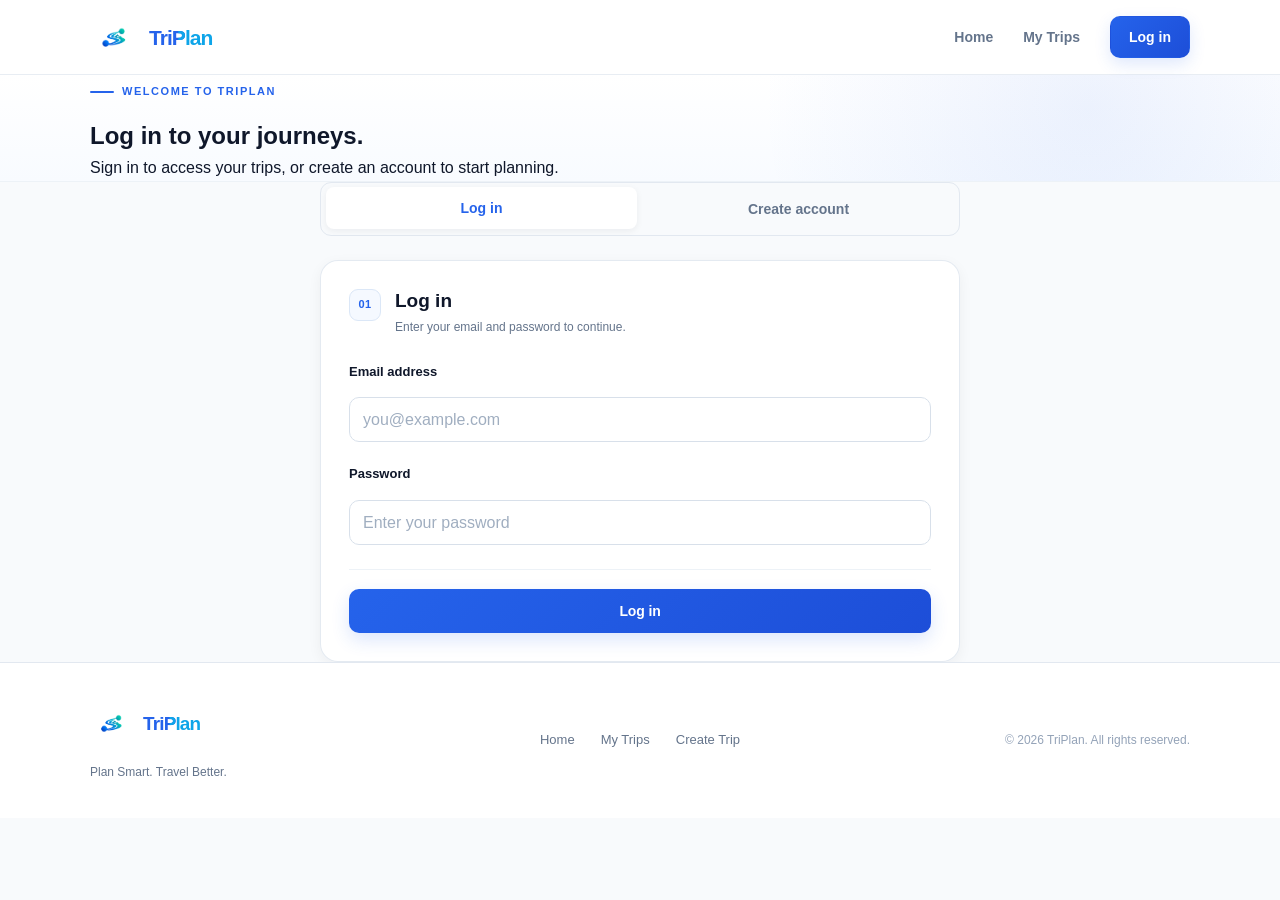
<file: trips.html>
<!DOCTYPE html>
<html lang="en">
<head>
  <meta charset="UTF-8">
  <meta name="viewport" content="width=device-width, initial-scale=1.0">

  <title>My Trips — TriPlan</title>
  <meta
    name="description"
    content="View and manage your saved trips with TriPlan."
  >

  <link rel="stylesheet" href="css/style.css">
  <link rel="stylesheet" href="css/components.css">
  <link rel="stylesheet" href="css/responsive.css">
</head>

<body>

  <!-- =====================================================
       HEADER
       ===================================================== -->
  <header class="site-header">
    <div class="container header-inner">

      <a href="index.html" class="brand" aria-label="TriPlan home">
        <img src="assets/triplan-logo.png" alt="" class="brand-logo">

        <span class="brand-wordmark" aria-hidden="true">
          <span class="brand-tri">Tri</span><span class="brand-p">P</span><span class="brand-lan">lan</span>
        </span>
      </a>

      <nav class="main-nav" aria-label="Main navigation">
        <a href="index.html" class="nav-link">Home</a>
        <a href="trips.html" class="nav-link active">My Trips</a>
        <a href="create-trip.html" class="nav-button">Create Trip</a>
      </nav>

    </div>
  </header>


  <main>

    <!-- =====================================================
         PAGE HEADER
         ===================================================== -->
    <section class="page-header-section">
      <div class="container">

        <span class="eyebrow">YOUR JOURNEYS</span>

        <h1>My Trips</h1>

        <p>
          View, manage and continue planning your saved journeys
          from one organized workspace.
        </p>

      </div>
    </section>


    <!-- =====================================================
         TRIPS
         ===================================================== -->
    <section class="trips-section">
      <div class="container">

        <div class="trips-header">
          <div>
            <span class="eyebrow">SAVED TRIPS</span>
            <h2>Your journeys</h2>
          </div>

          <a href="create-trip.html" class="button button-primary">
            Create Trip
          </a>
        </div>


        <!-- =================================================
             ACTIVE TRIPS
             ================================================= -->
        <div class="trips-organization-section">

          <div class="trips-header">
            <div>
              <span class="eyebrow">ACTIVE TRIPS</span>
              <h2>Your active journeys</h2>
            </div>
          </div>

          <div
            id="activeTripsContainer"
            class="trips-grid"
            aria-live="polite"
          ></div>

          <div
            id="activeTripsEmptyState"
            class="empty-state"
            hidden
          >
            <div class="empty-state-content">

              <span class="empty-state-number">01</span>

              <h2>No active trips</h2>

              <p>
                Your upcoming and ongoing trips will appear here.
              </p>

            </div>
          </div>

        </div>


        <!-- =================================================
             TRIP HISTORY
             ================================================= -->
        <div class="trips-organization-section">

          <div class="trips-header">
            <div>
              <span class="eyebrow">TRIP HISTORY</span>
              <h2>Completed journeys</h2>
            </div>
          </div>

          <div
            id="completedTripsContainer"
            class="trips-grid"
            aria-live="polite"
          ></div>

          <div
            id="completedTripsEmptyState"
            class="empty-state"
            hidden
          >
            <div class="empty-state-content">

              <span class="empty-state-number">01</span>

              <h2>No completed trips</h2>

              <p>
                Your completed journeys will appear here.
              </p>

            </div>
          </div>

        </div>

      </div>
    </section>

  </main>


  <!-- =====================================================
       FOOTER
       ===================================================== -->
  <footer class="site-footer">
    <div class="container footer-inner">

      <div class="footer-brand">
        <a
          href="index.html"
          class="brand footer-brand-lockup"
          aria-label="TriPlan home"
        >
          <img src="assets/triplan-logo.png" alt="" class="brand-logo">

          <span class="brand-wordmark" aria-hidden="true">
            <span class="brand-tri">Tri</span><span class="brand-p">P</span><span class="brand-lan">lan</span>
          </span>
        </a>

        <p>Plan Smart. Travel Better.</p>
      </div>


      <nav class="footer-nav" aria-label="Footer navigation">
        <a href="index.html">Home</a>
        <a href="trips.html">My Trips</a>
        <a href="create-trip.html">Create Trip</a>
      </nav>


      <p class="footer-copy">
        &copy; 2026 TriPlan. All rights reserved.
      </p>

    </div>
  </footer>


  <script src="js/app.js"></script>

</body>
</html>
</file>
<file: css/style.css>
/* =====================================================
   TRIPLAN — STYLE.CSS
   Global reset, design tokens, layout, and page sections
   ===================================================== */


/* =====================================================
   GLOBAL RESET
   ===================================================== */

* {
  margin: 0;
  padding: 0;
  box-sizing: border-box;
}

html {
  scroll-behavior: smooth;
}

body {
  min-height: 100vh;
  background: var(--surface-soft);
  color: var(--text-main);
  font-family: Inter, "Segoe UI", Arial, sans-serif;
  line-height: 1.6;
  -webkit-font-smoothing: antialiased;
  -moz-osx-font-smoothing: grayscale;
  text-rendering: optimizeLegibility;
}

a {
  color: inherit;
  text-decoration: none;
}

button,
input,
select,
textarea {
  font: inherit;
}

img {
  display: block;
  max-width: 100%;
}

button,
a,
input,
select,
textarea {
  -webkit-tap-highlight-color: transparent;
}


/* =====================================================
   DESIGN TOKENS
   ===================================================== */

:root {

  /* Brand */
  --primary: #2563eb;
  --primary-dark: #1d4ed8;
  --primary-deep: #1e40af;
  --primary-soft: #eff6ff;
  --primary-softer: #f5f9ff;

  --accent: #0ea5e9;
  --accent-soft: #f0f9ff;

  /* Text */
  --text-main: #0f172a;
  --text-dark: #172033;
  --text-heading: #0b1220;
  --text-muted: #64748b;
  --text-light: #94a3b8;
  --text-faint: #cbd5e1;

  /* Surfaces */
  --surface: #ffffff;
  --surface-soft: #f8fafc;
  --surface-section: #f1f5f9;
  --surface-blue: #f8fbff;

  /* Borders */
  --border: #e2e8f0;
  --border-light: #edf2f7;
  --border-hover: #d5deea;
  --border-strong: #cbd5e1;

  /* Shadows */
  --shadow-xs: 0 1px 3px rgba(15, 23, 42, 0.04);
  --shadow-sm: 0 4px 14px rgba(15, 23, 42, 0.05);
  --shadow-md: 0 12px 30px rgba(15, 23, 42, 0.075);
  --shadow-lg: 0 20px 45px rgba(15, 23, 42, 0.10);
  --shadow-blue: 0 12px 28px rgba(37, 99, 235, 0.16);

  /* Radius */
  --radius-xs: 8px;
  --radius-sm: 10px;
  --radius-md: 16px;
  --radius-lg: 22px;
  --radius-xl: 28px;

  /* Layout */
  --container: 1100px;

  /* Motion */
  --transition-fast: 0.18s ease;
  --transition-base: 0.25s ease;
  --transition-smooth: 0.35s cubic-bezier(0.2, 0.8, 0.2, 1);
}


/* =====================================================
   GLOBAL LAYOUT
   ===================================================== */

.container {
  width: min(calc(100% - 48px), var(--container));
  margin: 0 auto;
}

main {
  overflow: hidden;
}

section {
  position: relative;
}


/* =====================================================
   SHARED INTERACTION STATES
   ===================================================== */

button:focus-visible,
a:focus-visible,
input:focus-visible,
select:focus-visible,
textarea:focus-visible {
  outline: 3px solid rgba(37, 99, 235, 0.16);
  outline-offset: 2px;
}

.button:focus-visible,
.nav-button:focus-visible,
.nav-link:focus-visible,
.footer-nav a:focus-visible {
  outline: 3px solid rgba(37, 99, 235, 0.20);
  outline-offset: 3px;
}


/* =====================================================
   HEADER AND NAVIGATION
   ===================================================== */

.site-header {
  position: relative;
  z-index: 10;
  background: rgba(255, 255, 255, 0.92);
  border-bottom: 1px solid rgba(226, 232, 240, 0.78);
  backdrop-filter: blur(18px);
  -webkit-backdrop-filter: blur(18px);
  transition: all var(--transition-fast);
}

.site-header:hover {
  border-bottom-color: rgba(226, 232, 240, 0.95);
}

.header-inner {
  min-height: 74px;
  display: flex;
  align-items: center;
  justify-content: space-between;
}

.brand {
  display: inline-flex;
  align-items: center;
  gap: 11px;
  width: fit-content;
  transition: transform var(--transition-smooth);
}

.brand:hover {
  transform: translateY(-1px);
}

.brand-name {
  color: var(--text-heading);
  font-size: 18px;
  font-weight: 720;
  letter-spacing: -0.035em;
}

.main-nav {
  display: flex;
  align-items: center;
  gap: 30px;
}

.nav-link {
  position: relative;
  color: var(--text-muted);
  font-size: 14px;
  font-weight: 550;
  transition: color var(--transition-base);
}

.nav-link::after {
  content: "";
  position: absolute;
  left: 0;
  right: 0;
  bottom: -7px;
  height: 2px;
  border-radius: 999px;
  background: var(--primary);
  transform: scaleX(0);
  transform-origin: center;
  transition: transform var(--transition-smooth);
}

.nav-link:hover,
.nav-link.active {
  color: var(--primary);
}

.nav-link:hover::after,
.nav-link.active::after {
  transform: scaleX(1);
}

.nav-button {
  display: inline-flex;
  align-items: center;
  justify-content: center;
  min-height: 42px;
  padding: 0 18px;
  border: 1px solid transparent;
  border-radius: var(--radius-sm);
  background: linear-gradient(135deg, #2563eb, #1d4ed8);
  color: #ffffff;
  font-size: 14px;
  font-weight: 650;
  box-shadow: 0 6px 16px rgba(37, 99, 235, 0.15);
  transition:
    background var(--transition-base),
    transform var(--transition-smooth),
    box-shadow var(--transition-smooth);
}

.nav-button:hover {
  background: linear-gradient(135deg, #1d4ed8, #1e40af);
  transform: translateY(-2px);
  box-shadow: 0 10px 24px rgba(37, 99, 235, 0.25);
}

.nav-button:active {
  transform: translateY(0);
}


/* =====================================================
   BRAND LOGO AND WORDMARK
   ===================================================== */

.brand-logo {
  width: 48px;
  height: 48px;
  object-fit: contain;
  flex-shrink: 0;
  transition:
    transform var(--transition-smooth),
    filter var(--transition-base);
}

.brand:hover .brand-logo {
  transform: translateY(-2px);
  filter: drop-shadow(0 4px 12px rgba(37, 99, 235, 0.15));
}

.brand-wordmark {
  display: inline-flex;
  align-items: baseline;
  font-size: 21px;
  font-weight: 750;
  line-height: 1;
  letter-spacing: -0.045em;
}

.brand-tri {
  color: #2563eb;
  font-weight: 750;
}

.brand-p {
  position: relative;
  display: inline-block;
  color: #2563eb;
  font-weight: 750;
}

.brand-p::after {
  content: "P";
  position: absolute;
  top: 0;
  left: 0;
  width: 100%;
  height: 100%;
  color: #0ea5e9;
  clip-path: inset(0 0 0 50%);
  pointer-events: none;
}

.brand-lan {
  color: #0ea5e9;
  font-weight: 750;
}

.footer-brand-lockup {
  transform: scale(0.9);
  transform-origin: left center;
}


/* =====================================================
   BUTTONS
   ===================================================== */

.button {
  min-height: 44px;
  display: inline-flex;
  align-items: center;
  justify-content: center;
  padding: 0 20px;
  border: 1px solid transparent;
  border-radius: var(--radius-sm);
  cursor: pointer;
  font-size: 14px;
  font-weight: 650;
  letter-spacing: -0.01em;
  transition:
    background var(--transition-base),
    border-color var(--transition-base),
    color var(--transition-base),
    transform var(--transition-smooth),
    box-shadow var(--transition-smooth);
}

.button:hover {
  transform: translateY(-2px);
  box-shadow: 0 8px 20px rgba(0, 0, 0, 0.1);
}

.button:active {
  transform: translateY(0);
  box-shadow: 0 4px 12px rgba(0, 0, 0, 0.08);
}

.button:disabled {
  opacity: 0.6;
  cursor: not-allowed;
  transform: none;
}

/* Primary */
.button-primary {
  background: linear-gradient(135deg, #2563eb 0%, #1d4ed8 100%);
  color: #ffffff;
  box-shadow: 0 7px 18px rgba(37, 99, 235, 0.16);
}

.button-primary:hover {
  background: linear-gradient(135deg, #1d4ed8 0%, #1e40af 100%);
  box-shadow: 0 12px 28px rgba(37, 99, 235, 0.26);
}

.button-primary:active {
  box-shadow: 0 4px 12px rgba(37, 99, 235, 0.16);
}

/* Secondary */
.button-secondary {
  border-color: #d7e0eb;
  background: rgba(255, 255, 255, 0.92);
  color: var(--text-main);
  box-shadow: 0 2px 6px rgba(15, 23, 42, 0.03);
}

.button-secondary:hover {
  border-color: #c3cfdd;
  background: #ffffff;
  box-shadow: 0 8px 20px rgba(15, 23, 42, 0.08);
}

.button-secondary:active {
  border-color: #b8c9d1;
  box-shadow: 0 2px 6px rgba(15, 23, 42, 0.05);
}


/* =====================================================
   HERO
   ===================================================== */

.hero-section {
  position: relative;
  min-height: 610px;
  display: flex;
  align-items: center;
  overflow: hidden;
  background:
    radial-gradient(circle at 82% 28%, rgba(37, 99, 235, 0.10), transparent 30%),
    radial-gradient(circle at 60% 90%, rgba(14, 165, 233, 0.055), transparent 30%),
    linear-gradient(180deg, #ffffff 0%, #f8fbff 100%);
  border-bottom: 1px solid var(--border-light);
}

.hero-section::before {
  content: "";
  position: absolute;
  width: 460px;
  height: 460px;
  right: -180px;
  top: -180px;
  border-radius: 50%;
  border: 1px solid rgba(37, 99, 235, 0.07);
  pointer-events: none;
}

.hero-grid {
  display: grid;
  grid-template-columns: minmax(0, 1.05fr) minmax(420px, 0.95fr);
  align-items: center;
  gap: 64px;
}

.hero-content {
  position: relative;
  z-index: 2;
  max-width: 590px;
}

.eyebrow {
  display: inline-flex;
  align-items: center;
  gap: 8px;
  margin-bottom: 16px;
  color: var(--primary);
  font-size: 11px;
  font-weight: 750;
  letter-spacing: 0.14em;
  text-transform: uppercase;
}

.eyebrow::before {
  content: "";
  width: 24px;
  height: 2px;
  border-radius: 999px;
  background: var(--primary);
}

.hero-content h1 {
  max-width: 650px;
  color: var(--text-heading);
  font-size: clamp(44px, 5vw, 66px);
  font-weight: 760;
  line-height: 1.02;
  letter-spacing: -0.06em;
}

.hero-content h1 span {
  display: block;
  color: var(--primary);
  background: linear-gradient(135deg, #2563eb, #0ea5e9);
  -webkit-background-clip: text;
  background-clip: text;
  -webkit-text-fill-color: transparent;
}

.hero-description {
  max-width: 560px;
  margin-top: 25px;
  color: var(--text-muted);
  font-size: 17px;
  line-height: 1.8;
}

.hero-actions {
  display: flex;
  align-items: center;
  gap: 12px;
  margin-top: 34px;
}


/* Hero visual */

.hero-visual {
  position: relative;
  width: min(440px, 100%);
  aspect-ratio: 1;
  margin: 0 auto;
}

.hero-orbit {
  position: absolute;
  inset: 50%;
  border: 1px solid rgba(37, 99, 235, 0.13);
  border-radius: 50%;
  transform: translate(-50%, -50%);
}

.hero-orbit-outer {
  width: 100%;
  height: 100%;
}

.hero-orbit-middle {
  width: 76%;
  height: 76%;
  border-style: dashed;
  border-color: rgba(14, 165, 233, 0.16);
}

.hero-orbit-inner {
  width: 52%;
  height: 52%;
  background: radial-gradient(
    circle,
    rgba(239, 246, 255, 0.90),
    rgba(239, 246, 255, 0.30)
  );
  border-color: rgba(37, 99, 235, 0.08);
}

.hero-core {
  position: absolute;
  top: 50%;
  left: 50%;
  width: 140px;
  height: 140px;
  display: flex;
  flex-direction: column;
  align-items: center;
  justify-content: center;
  border: 1px solid rgba(226, 232, 240, 0.95);
  border-radius: 50%;
  background: rgba(255, 255, 255, 0.96);
  box-shadow:
    0 18px 45px rgba(15, 23, 42, 0.10),
    0 0 0 12px rgba(255, 255, 255, 0.45);
  transform: translate(-50%, -50%);
}

.hero-core span {
  color: var(--primary);
  font-size: 12px;
  font-weight: 600;
}

.hero-core strong {
  margin-top: 3px;
  color: var(--primary);
  font-size: 27px;
  line-height: 1.1;
  letter-spacing: -0.045em;
}

.hero-node {
  position: absolute;
  display: flex;
  align-items: center;
  justify-content: center;
  min-width: 88px;
  height: 44px;
  padding: 0 17px;
  border: 1px solid rgba(226, 232, 240, 0.95);
  border-radius: 999px;
  background: rgba(255, 255, 255, 0.92);
  box-shadow: 0 8px 22px rgba(15, 23, 42, 0.07);
  color: var(--text-main);
  font-size: 13px;
  font-weight: 650;
  backdrop-filter: blur(10px);
  -webkit-backdrop-filter: blur(10px);
  transition:
    transform var(--transition-smooth),
    box-shadow var(--transition-base);
}

.hero-node:hover {
  box-shadow: 0 12px 28px rgba(15, 23, 42, 0.11);
}

.hero-node-top {
  top: 4%;
  left: 50%;
  transform: translateX(-50%);
}

.hero-node-top:hover {
  transform: translateX(-50%) translateY(-3px);
}

.hero-node-left {
  left: 2%;
  bottom: 23%;
}

.hero-node-left:hover {
  transform: translateY(-3px);
}

.hero-node-right {
  right: 2%;
  bottom: 23%;
}

.hero-node-right:hover {
  transform: translateY(-3px);
}


/* =====================================================
   SHARED SECTION STYLES
   ===================================================== */

.value-section,
.destinations-section,
.workflow-section,
.final-cta-section {
  padding: 96px 0;
}

.section-heading {
  max-width: 720px;
  margin-bottom: 44px;
}

.section-heading .eyebrow {
  margin-bottom: 12px;
}

.section-heading h2 {
  color: var(--text-dark);
  font-size: clamp(32px, 4vw, 46px);
  font-weight: 730;
  line-height: 1.1;
  letter-spacing: -0.045em;
}

.section-heading p {
  max-width: 680px;
  margin-top: 15px;
  color: var(--text-muted);
  font-size: 16px;
  line-height: 1.75;
}


/* =====================================================
   PREMIUM SURFACE FOUNDATION
   ===================================================== */

.feature-card,
.workflow-card,
.workspace-stat-card,
.form-card,
.activity-card,
.expense-card,
.trip-plan-day,
.insight-card,
.trip-card,
.summary-card {
  background: rgba(255, 255, 255, 0.96);
  border-color: rgba(226, 232, 240, 0.90);
}

.feature-card,
.workflow-card,
.workspace-stat-card,
.form-card,
.trip-plan-day,
.insight-card,
.trip-card {
  box-shadow: var(--shadow-sm);
}

.feature-card:hover,
.workflow-card:hover,
.activity-card:hover,
.expense-card:hover,
.trip-card:hover {
  border-color: var(--border-hover);
  box-shadow: var(--shadow-md);
  transform: translateY(-2px);
}


/* =====================================================
   VALUE SECTION (FEATURES)
   ===================================================== */

.value-section {
  position: relative;
  background: linear-gradient(180deg, #f8fafc 0%, #f5f8fc 100%);
}

.feature-grid {
  display: grid;
  grid-template-columns: repeat(3, 1fr);
  gap: 20px;
}

.feature-card {
  position: relative;
  min-height: 245px;
  padding: 32px;
  overflow: hidden;
  border: 1px solid rgba(226, 232, 240, 0.90);
  border-radius: var(--radius-md);
  background: rgba(255, 255, 255, 0.96);
  box-shadow: var(--shadow-sm);
  transition:
    transform var(--transition-smooth),
    box-shadow var(--transition-smooth),
    border-color var(--transition-base);
}

.feature-card::after {
  content: "";
  position: absolute;
  width: 130px;
  height: 130px;
  right: -70px;
  bottom: -70px;
  border-radius: 50%;
  background: rgba(37, 99, 235, 0.045);
  transition: transform var(--transition-smooth);
}

.feature-card:hover {
  transform: translateY(-5px);
  border-color: #d2ddea;
  box-shadow: var(--shadow-md);
}

.feature-card:hover::after {
  transform: scale(1.35);
}

.feature-number,
.workflow-number {
  display: inline-flex;
  align-items: center;
  justify-content: center;
  width: 42px;
  height: 42px;
  margin-bottom: 25px;
  border: 1px solid rgba(37, 99, 235, 0.08);
  border-radius: 11px;
  background: linear-gradient(135deg, #eff6ff, #f0f9ff);
  color: var(--primary);
  font-size: 11px;
  font-weight: 750;
  transition: all var(--transition-base);
}

.feature-card:hover .feature-number {
  background: linear-gradient(135deg, #dbeafe, #e0f2fe);
  border-color: rgba(37, 99, 235, 0.16);
  transform: scale(1.1);
}

.feature-card h3,
.workflow-card h3 {
  color: var(--text-heading);
  font-size: 20px;
  line-height: 1.25;
  letter-spacing: -0.03em;
}

.feature-card p,
.workflow-card p {
  margin-top: 12px;
  color: var(--text-muted);
  font-size: 14px;
  line-height: 1.8;
}


/* =====================================================
   DESTINATIONS
   ===================================================== */

.destinations-section {
  background: #ffffff;
}

.destinations-heading {
  margin-bottom: 38px;
}

.destination-grid {
  display: grid;
  grid-template-columns: 1.2fr 0.8fr;
  grid-template-rows: 245px 245px;
  gap: 18px;
}

.destination-card {
  position: relative;
  min-height: 220px;
  overflow: hidden;
  border: 1px solid rgba(226, 232, 240, 0.8);
  border-radius: var(--radius-lg);
  background-color: #dbeafe;
  background-position: center;
  background-size: cover;
  box-shadow: var(--shadow-sm);
  isolation: isolate;
  transition:
    transform 0.35s ease,
    box-shadow 0.35s ease,
    border-color 0.35s ease;
}

.destination-card::after {
  content: "";
  position: absolute;
  inset: 0;
  z-index: -1;
  background: inherit;
  background-position: center;
  background-size: cover;
  transform: scale(1);
  transition: transform 0.7s ease;
}

.destination-card::before {
  content: "";
  position: absolute;
  inset: 0;
  z-index: 0;
  background: linear-gradient(
    180deg,
    rgba(15, 23, 42, 0.02) 10%,
    rgba(15, 23, 42, 0.08) 42%,
    rgba(15, 23, 42, 0.82) 100%
  );
  transition:
    background 0.35s ease,
    opacity 0.35s ease;
}

.destination-card:hover {
  transform: translateY(-4px);
  border-color: rgba(203, 213, 225, 0.95);
  box-shadow: 0 20px 45px rgba(15, 23, 42, 0.12);
}

.destination-card:hover::after {
  transform: scale(1.06);
}

.destination-card:hover::before {
  background: linear-gradient(
    180deg,
    rgba(15, 23, 42, 0.04) 10%,
    rgba(15, 23, 42, 0.12) 42%,
    rgba(15, 23, 42, 0.88) 100%
  );
}

.destination-jk {
  grid-row: span 2;
  background-image: url("https://images.unsplash.com/photo-1598091383021-15ddea10925d?auto=format&fit=crop&w=1200&q=85");
}

.destination-goa {
  background-image: url("https://images.unsplash.com/photo-1512343879784-a960bf40e7f2?auto=format&fit=crop&w=1000&q=85");
}

.destination-rajasthan {
  background-image: url("https://images.unsplash.com/photo-1477587458883-47145ed94245?auto=format&fit=crop&w=1000&q=85");
}

.destination-kerala {
  background-image: url("https://images.unsplash.com/photo-1602216056096-3b40cc0c9944?auto=format&fit=crop&w=1000&q=85");
}

.destination-overlay {
  position: absolute;
  right: 0;
  bottom: 0;
  left: 0;
  z-index: 1;
  padding: 28px;
  color: #ffffff;
}

.destination-overlay span {
  display: inline-flex;
  align-items: center;
  min-height: 25px;
  margin-bottom: 9px;
  padding: 0 9px;
  border: 1px solid rgba(255, 255, 255, 0.18);
  border-radius: 999px;
  background: rgba(15, 23, 42, 0.28);
  backdrop-filter: blur(8px);
  color: rgba(255, 255, 255, 0.86);
  font-size: 9px;
  font-weight: 700;
  letter-spacing: 0.13em;
  text-transform: uppercase;
}

.destination-overlay h3 {
  color: #ffffff;
  font-size: 25px;
  font-weight: 750;
  line-height: 1.15;
  letter-spacing: -0.035em;
  text-shadow: 0 2px 12px rgba(15, 23, 42, 0.2);
}

.destination-overlay p {
  max-width: 340px;
  margin-top: 7px;
  color: rgba(255, 255, 255, 0.86);
  font-size: 13px;
  line-height: 1.6;
  text-shadow: 0 1px 8px rgba(15, 23, 42, 0.18);
}


/* =====================================================
   WORKFLOW
   ===================================================== */

.workflow-section {
  background: linear-gradient(180deg, #f1f5f9 0%, #eef3f8 100%);
}

.workflow-grid {
  display: grid;
  grid-template-columns: repeat(3, 1fr);
  gap: 20px;
}

.workflow-card {
  position: relative;
  min-height: 225px;
  padding: 30px;
  overflow: hidden;
  border: 1px solid rgba(226, 232, 240, 0.90);
  border-radius: var(--radius-md);
  background: rgba(255, 255, 255, 0.96);
  box-shadow: var(--shadow-sm);
  transition:
    transform var(--transition-smooth),
    box-shadow var(--transition-smooth),
    border-color var(--transition-base);
}

.workflow-card::after {
  content: "";
  position: absolute;
  width: 150px;
  height: 150px;
  right: -90px;
  bottom: -90px;
  border-radius: 50%;
  background: rgba(14, 165, 233, 0.045);
}

.workflow-card:hover {
  transform: translateY(-5px);
  border-color: #d3deeb;
  box-shadow: var(--shadow-md);
}


/* =====================================================
   FINAL CTA
   ===================================================== */

.final-cta-section {
  background: #ffffff;
}

.final-cta {
  min-height: 235px;
  display: flex;
  align-items: center;
  justify-content: space-between;
  gap: 40px;
  padding: 52px;
  overflow: hidden;
  border: 1px solid #dbe5f1;
  border-radius: var(--radius-xl);
  background:
    radial-gradient(circle at 88% 20%, rgba(37, 99, 235, 0.13), transparent 27%),
    radial-gradient(circle at 72% 100%, rgba(14, 165, 233, 0.07), transparent 30%),
    #f8fbff;
  box-shadow: 0 12px 35px rgba(15, 23, 42, 0.045);
  transition: all var(--transition-base);
}

.final-cta:hover {
  border-color: #d0dde8;
  box-shadow: 0 16px 40px rgba(15, 23, 42, 0.065);
}

.final-cta .eyebrow {
  margin-bottom: 10px;
}

.final-cta h2 {
  color: var(--text-heading);
  font-size: clamp(28px, 3vw, 39px);
  line-height: 1.12;
  letter-spacing: -0.045em;
}

.final-cta p {
  margin-top: 11px;
  color: var(--text-muted);
  font-size: 15px;
  line-height: 1.65;
}


/* =====================================================
   FOOTER
   ===================================================== */

.site-footer {
  border-top: 1px solid var(--border);
  background: #ffffff;
  transition: all var(--transition-base);
}

.footer-inner {
  min-height: 155px;
  display: grid;
  grid-template-columns: 1fr auto 1fr;
  align-items: center;
  gap: 30px;
}

.footer-brand p {
  margin-top: 8px;
  color: var(--text-muted);
  font-size: 12px;
}

.footer-nav {
  display: flex;
  align-items: center;
  gap: 26px;
}

.footer-nav a {
  position: relative;
  color: var(--text-muted);
  font-size: 13px;
  transition: color var(--transition-base);
}

.footer-nav a:hover {
  color: var(--primary);
}

.footer-copy {
  justify-self: end;
  color: var(--text-light);
  font-size: 12px;
}


/* =====================================================
   FORM FOUNDATION
   ===================================================== */

.form-group {
  display: flex;
  flex-direction: column;
  gap: 7px;
}

.form-label,
.form-group label {
  color: var(--text-main);
  font-size: 13px;
  font-weight: 600;
}

.form-input,
.form-select,
.form-textarea {
  width: 100%;
  min-height: 45px;
  padding: 0 13px;
  border: 1px solid #d8e0ea;
  border-radius: 10px;
  outline: none;
  background: #ffffff;
  color: var(--text-main);
  transition:
    border-color var(--transition-base),
    box-shadow var(--transition-smooth),
    background var(--transition-base);
}

.form-textarea {
  min-height: 110px;
  padding-top: 12px;
  resize: vertical;
}

.form-input:focus,
.form-select:focus,
.form-textarea:focus {
  border-color: var(--primary);
  box-shadow:
    0 0 0 3px rgba(37, 99, 235, 0.09),
    0 3px 10px rgba(15, 23, 42, 0.06);
}

.form-input::placeholder,
.form-textarea::placeholder {
  color: #a0aec0;
}

.form-input:disabled,
.form-select:disabled,
.form-textarea:disabled {
  cursor: not-allowed;
  background: #f1f5f9;
  color: #94a3b8;
}

.form-input.input-error,
.form-select.input-error,
.form-textarea.input-error {
  border-color: #dc2626;
  box-shadow: 0 0 0 3px rgba(220, 38, 38, 0.08);
}

.form-error {
  display: none;
  color: #dc2626;
  font-size: 12px;
  line-height: 1.5;
}

.form-error.visible {
  display: block;
  animation: slideDown var(--transition-base) ease;
}

@keyframes slideDown {
  from {
    opacity: 0;
    transform: translateY(-4px);
  }

  to {
    opacity: 1;
    transform: translateY(0);
  }
}


/* Input with prefix (₹) */

.input-with-prefix {
  position: relative;
}

.input-prefix {
  position: absolute;
  top: 50%;
  left: 14px;
  z-index: 1;
  color: var(--text-muted);
  font-size: 14px;
  font-weight: 600;
  line-height: 1;
  transform: translateY(-50%);
  pointer-events: none;
}

.input-with-prefix .form-input {
  padding-left: 34px;
}


/* =====================================================
   TRIP WORKSPACE HEADER
   ===================================================== */

.page-header-section {
  background:
    radial-gradient(circle at 85% 30%, rgba(37, 99, 235, 0.08), transparent 30%),
    linear-gradient(180deg, #ffffff 0%, #f8fbff 100%);
  border-bottom: 1px solid var(--border-light);
}

.trip-workspace-header {
  padding: 54px 0 48px;
}

.workspace-back-link {
  display: inline-flex;
  align-items: center;
  gap: 7px;
  margin-bottom: 28px;
  color: var(--text-muted);
  font-size: 13px;
  font-weight: 600;
  transition:
    color var(--transition-base),
    transform var(--transition-base);
}

.workspace-back-link:hover {
  color: var(--primary);
  transform: translateX(-2px);
}

.trip-header-content {
  display: flex;
  align-items: flex-end;
  justify-content: space-between;
  gap: 30px;
}

.trip-header-content h1 {
  color: var(--text-dark);
  font-size: clamp(34px, 4vw, 48px);
  font-weight: 750;
  line-height: 1.08;
  letter-spacing: -0.045em;
}

.trip-header-content p {
  margin-top: 8px;
  margin-bottom: 18px;
  color: var(--text-muted);
  font-size: 16px;
}

.trip-header-dates {
  min-width: 190px;
  padding: 17px 20px;
  border: 1px solid var(--border);
  border-radius: 13px;
  background: rgba(255, 255, 255, 0.85);
  box-shadow: var(--shadow-sm);
  transition: all var(--transition-base);
}

.trip-header-dates:hover {
  border-color: var(--border-hover);
  box-shadow: var(--shadow-md);
}

.trip-header-label {
  display: block;
  margin-bottom: 5px;
  color: var(--text-light);
  font-size: 10px;
  font-weight: 700;
  letter-spacing: 0.12em;
}

.trip-header-dates strong {
  color: var(--text-main);
  font-size: 13px;
}


/* =====================================================
   WORKSPACE SECTION AND TABS
   ===================================================== */

.workspace-section {
  padding: 48px 0 88px;
  background: linear-gradient(180deg, #f8fafc 0%, #f5f8fc 100%);
}

.workspace-tabs {
  display: flex;
  align-items: center;
  gap: 5px;
  width: fit-content;
  max-width: 100%;
  margin-bottom: 28px;
  padding: 5px;
  overflow-x: auto;
  border: 1px solid rgba(226, 232, 240, 0.90);
  border-radius: 14px;
  background: rgba(255, 255, 255, 0.90);
  box-shadow: 0 5px 18px rgba(15, 23, 42, 0.045);
  scrollbar-width: none;
}

.workspace-tabs::-webkit-scrollbar {
  display: none;
}

.workspace-tab {
  min-height: 40px;
  padding: 0 18px;
  border: 0;
  border-radius: 9px;
  background: transparent;
  color: var(--text-muted);
  cursor: pointer;
  white-space: nowrap;
  font-size: 13px;
  font-weight: 650;
  transition:
    color var(--transition-base),
    background var(--transition-base),
    box-shadow var(--transition-smooth),
    transform var(--transition-base);
}

.workspace-tab:hover {
  color: var(--text-main);
  background: #f8fafc;
  transform: translateY(-1px);
}

.workspace-tab.active {
  background: linear-gradient(135deg, #2563eb, #1d4ed8);
  color: #ffffff;
  box-shadow: 0 6px 15px rgba(37, 99, 235, 0.18);
}

.workspace-tab:focus-visible {
  outline: 3px solid rgba(37, 99, 235, 0.20);
  outline-offset: 2px;
}


/* =====================================================
   WORKSPACE PANELS
   ===================================================== */

.workspace-panel {
  display: none;
}

.workspace-panel.active {
  display: block;
}

.workspace-panel[hidden] {
  display: none;
}

.workspace-panel-heading {
  display: flex;
  align-items: flex-end;
  justify-content: space-between;
  gap: 25px;
  margin-bottom: 26px;
}

.workspace-panel-heading h2 {
  color: var(--text-dark);
  font-size: clamp(24px, 3vw, 31px);
  font-weight: 730;
  line-height: 1.2;
  letter-spacing: -0.035em;
}

.workspace-panel-heading p {
  max-width: 650px;
  margin-top: 8px;
  color: var(--text-muted);
  font-size: 14px;
  line-height: 1.7;
}

.workspace-panel-heading .eyebrow {
  margin-bottom: 9px;
}


/* =====================================================
   OVERVIEW, BUDGET, AND INSIGHTS GRIDS
   ===================================================== */

.overview-grid,
.budget-summary-grid,
.insights-grid {
  display: grid;
  grid-template-columns: repeat(4, minmax(0, 1fr));
  gap: 16px;
}

.insights-grid {
  grid-template-columns: repeat(2, minmax(0, 1fr));
}


/* =====================================================
   WORKSPACE STAT CARDS
   ===================================================== */

.workspace-stat-card {
  min-height: 145px;
  padding: 22px;
  border: 1px solid rgba(226, 232, 240, 0.90);
  border-radius: 17px;
  background: rgba(255, 255, 255, 0.96);
  box-shadow: var(--shadow-sm);
  transition:
    transform var(--transition-smooth),
    border-color var(--transition-base),
    box-shadow var(--transition-base);
}

.workspace-stat-card:hover {
  transform: translateY(-3px);
  border-color: #d6e0ec;
  box-shadow: var(--shadow-md);
}

.workspace-stat-label {
  display: block;
  color: var(--text-light);
  font-size: 10px;
  font-weight: 700;
  letter-spacing: 0.12em;
}

.workspace-stat-card strong {
  display: block;
  margin-top: 11px;
  color: var(--text-dark);
  font-size: 28px;
  font-weight: 750;
  line-height: 1.1;
  letter-spacing: -0.04em;
}

.workspace-stat-card > span:last-child {
  display: block;
  margin-top: 8px;
  color: var(--text-muted);
  font-size: 12px;
}


/* =====================================================
   WORKSPACE FORMS
   ===================================================== */

.workspace-form-container {
  margin-bottom: 28px;
}

.workspace-form-container[hidden] {
  display: none;
}

.form-card {
  padding: 28px;
  border: 1px solid rgba(226, 232, 240, 0.90);
  border-radius: 18px;
  background: rgba(255, 255, 255, 0.98);
  box-shadow: var(--shadow-sm);
}

.form-section-heading {
  display: flex;
  align-items: flex-start;
  gap: 14px;
  margin-bottom: 24px;
}

.form-section-number {
  flex-shrink: 0;
  display: inline-flex;
  align-items: center;
  justify-content: center;
  width: 36px;
  height: 36px;
  border-radius: 9px;
  background: var(--primary-soft);
  color: var(--primary);
  font-size: 11px;
  font-weight: 700;
}

.form-section-heading h2 {
  color: var(--text-main);
  font-size: 19px;
  line-height: 1.3;
}

.form-section-heading p {
  margin-top: 4px;
  color: var(--text-muted);
  font-size: 12px;
}

.form-grid {
  display: grid;
  grid-template-columns: repeat(2, minmax(0, 1fr));
  gap: 18px;
}

.form-group-full {
  grid-column: 1 / -1;
}

.form-actions {
  display: flex;
  justify-content: flex-end;
  gap: 10px;
  margin-top: 24px;
  padding-top: 19px;
  border-top: 1px solid var(--border-light);
}


/* =====================================================
   WORKSPACE LIST
   ===================================================== */

.workspace-list {
  display: flex;
  flex-direction: column;
  gap: 12px;
}

.workspace-list-section {
  margin-top: 30px;
}

.workspace-list-heading {
  display: flex;
  align-items: center;
  justify-content: space-between;
  gap: 15px;
  margin-bottom: 14px;
}

.workspace-list-heading h3 {
  color: var(--text-main);
  font-size: 17px;
  line-height: 1.3;
}


/* =====================================================
   ACTIVITY CARD
   ===================================================== */

.activity-card {
  padding: 19px;
  border: 1px solid var(--border);
  border-radius: 14px;
  background: #ffffff;
  transition:
    border-color var(--transition-base),
    box-shadow var(--transition-base),
    transform var(--transition-smooth);
}

.activity-card:hover {
  border-color: #d4deea;
  box-shadow: var(--shadow-sm);
  transform: translateY(-2px);
}

.activity-card-header {
  display: flex;
  align-items: flex-start;
  justify-content: space-between;
  gap: 18px;
}

.activity-card-title {
  color: var(--text-main);
  font-size: 15px;
  font-weight: 700;
}

.activity-card-meta {
  display: flex;
  flex-wrap: wrap;
  gap: 8px 14px;
  margin-top: 7px;
  color: var(--text-muted);
  font-size: 12px;
}

.activity-card-notes {
  margin-top: 12px;
  color: var(--text-muted);
  font-size: 13px;
  line-height: 1.6;
}

.activity-card-actions {
  display: flex;
  flex-wrap: wrap;
  align-items: center;
  justify-content: flex-end;
  gap: 7px;
  flex-shrink: 0;
}

.activity-card-actions .button {
  min-height: 34px;
  padding: 0 11px;
  border-radius: 7px;
  font-size: 12px;
}

.activity-card.completed {
  background: #f8fffb;
  border-color: #ccebd9;
}

.activity-card.completed .activity-card-title {
  color: #166534;
}


/* =====================================================
   EXPENSE CARD
   ===================================================== */

.expense-card {
  display: flex;
  align-items: center;
  justify-content: space-between;
  gap: 20px;
  padding: 17px 18px;
  border: 1px solid var(--border);
  border-radius: 13px;
  background: #ffffff;
  transition:
    border-color var(--transition-base),
    box-shadow var(--transition-base),
    transform var(--transition-smooth);
}

.expense-card:hover {
  border-color: #d4deea;
  box-shadow: var(--shadow-sm);
  transform: translateY(-2px);
}

.expense-card-main {
  min-width: 0;
}

.expense-card-title {
  color: var(--text-main);
  font-size: 14px;
  font-weight: 700;
}

.expense-card-meta {
  display: flex;
  flex-wrap: wrap;
  gap: 6px 12px;
  margin-top: 5px;
  color: var(--text-muted);
  font-size: 12px;
}

.expense-card-side {
  display: flex;
  align-items: center;
  gap: 10px;
  flex-shrink: 0;
}

.expense-card-amount {
  color: var(--text-main);
  font-size: 15px;
  font-weight: 700;
}

.expense-card-actions {
  display: flex;
  align-items: center;
  gap: 6px;
}


/* =====================================================
   ICON BUTTON
   ===================================================== */

.icon-button {
  width: 34px;
  height: 34px;
  display: inline-flex;
  align-items: center;
  justify-content: center;
  border: 1px solid var(--border);
  border-radius: 8px;
  background: #ffffff;
  color: var(--text-muted);
  cursor: pointer;
  font-size: 13px;
  transition:
    border-color var(--transition-base),
    color var(--transition-base),
    background var(--transition-base),
    transform var(--transition-base);
}

.icon-button:hover {
  border-color: #cbd5e1;
  background: #f8fafc;
  color: var(--text-main);
  transform: translateY(-1px);
}

.icon-button-danger:hover {
  border-color: #fecaca;
  background: #fef2f2;
  color: #dc2626;
}


/* =====================================================
   ACTIVITY AND EXPENSE ACTION BUTTONS
   ===================================================== */

.activity-edit-button,
.expense-edit-button {
  border: 1px solid #dbe4ef;
  background: #ffffff;
  color: var(--text-main);
  transition: all var(--transition-base);
}

.activity-edit-button:hover,
.expense-edit-button:hover {
  border-color: #bfdbfe;
  background: #eff6ff;
  color: var(--primary);
  transform: translateY(-1px);
}

.activity-delete-button,
.expense-delete-button {
  border: 1px solid #fecaca;
  background: #ffffff;
  color: #dc2626;
  transition: all var(--transition-base);
}

.activity-delete-button:hover,
.expense-delete-button:hover {
  background: #fef2f2;
  border-color: #fca5a5;
  transform: translateY(-1px);
}

.activity-complete-button {
  border: 1px solid #bbf7d0;
  background: #f0fdf4;
  color: #15803d;
  transition: all var(--transition-base);
}

.activity-complete-button:hover {
  background: #dcfce7;
  border-color: #86efac;
  transform: translateY(-1px);
}


/* =====================================================
   STATUS BADGES
   ===================================================== */

.status-badge {
  display: inline-flex;
  align-items: center;
  justify-content: center;
  min-height: 28px;
  padding: 0 10px;
  border-radius: 999px;
  font-size: 11px;
  font-weight: 700;
  line-height: 1;
  transition: all var(--transition-base);
}

.status-badge:hover {
  transform: scale(1.05);
  box-shadow: 0 4px 12px rgba(0, 0, 0, 0.08);
}

/* Generic status */
.status-badge-planned {
  background: #eff6ff;
  color: #2563eb;
}

.status-badge-active {
  background: #ecfdf5;
  color: #059669;
}

.status-badge-completed {
  background: #f0fdf4;
  color: #16a34a;
}

.status-badge-over {
  background: #fef2f2;
  color: #dc2626;
}

/* Upcoming / ongoing / completed (trip and activity) */
.status-badge-trip-upcoming,
.status-badge-activity-upcoming,
.status-badge-upcoming {
  background: #eff6ff;
  color: #2563eb;
}

.status-badge-trip-ongoing {
  background: #ecfdf5;
  color: #059669;
}

.status-badge-trip-completed,
.status-badge-activity-completed,
.status-badge-completed {
  background: #f0fdf4;
  color: #16a34a;
}

.status-badge-trip-upcoming,
.status-badge-trip-ongoing,
.status-badge-trip-completed,
.status-badge-activity-upcoming,
.status-badge-activity-completed,
.status-badge-upcoming,
.status-badge-completed {
  flex-shrink: 0;
}

/* Final trip and activity status colours */
.status-badge-trip-upcoming {
  background: #eff6ff;
  color: #2563eb;
}

.status-badge-trip-ongoing {
  background: #ecfdf5;
  color: #059669;
}

.status-badge-trip-completed {
  background: #fef2f2;
  color: #dc2626;
}

.status-badge-activity-upcoming {
  background: #eff6ff;
  color: #2563eb;
}

.status-badge-activity-completed {
  background: #fef2f2;
  color: #dc2626;
}

.status-badge-trip-upcoming,
.status-badge-trip-ongoing,
.status-badge-trip-completed,
.status-badge-activity-upcoming,
.status-badge-activity-completed {
  flex-shrink: 0;
  white-space: nowrap;
}


/* =====================================================
   TRIP PLAN
   ===================================================== */

.trip-plan-container {
  display: flex;
  flex-direction: column;
  gap: 18px;
}

.trip-plan-day {
  padding: 20px;
  border: 1px solid var(--border);
  border-radius: 15px;
  background: #ffffff;
  box-shadow: var(--shadow-sm);
  transition: all var(--transition-base);
}

.trip-plan-day:hover {
  border-color: var(--border-hover);
  box-shadow: var(--shadow-md);
}

.trip-plan-day-header {
  display: flex;
  align-items: center;
  justify-content: space-between;
  gap: 15px;
  padding-bottom: 13px;
  border-bottom: 1px solid var(--border-light);
}

.trip-plan-day-title {
  color: var(--text-main);
  font-size: 15px;
  font-weight: 700;
}

.trip-plan-day-date {
  color: var(--text-muted);
  font-size: 12px;
}

.trip-plan-day-list {
  display: flex;
  flex-direction: column;
  gap: 8px;
  margin-top: 14px;
}

.trip-plan-item {
  display: flex;
  align-items: center;
  gap: 12px;
  padding: 11px 13px;
  border: 1px solid var(--border-light);
  border-radius: 9px;
  background: #f8fafc;
  transition: all var(--transition-base);
}

.trip-plan-item:hover {
  background: #f1f5f9;
  border-color: var(--border);
}

.trip-plan-item-title {
  color: var(--text-main);
  font-size: 13px;
  font-weight: 600;
}

.trip-plan-item-meta {
  margin-left: auto;
  color: var(--text-muted);
  font-size: 11px;
}


/* =====================================================
   PROGRESS
   ===================================================== */

.progress-track {
  width: 100%;
  height: 9px;
  overflow: hidden;
  border-radius: 999px;
  background: #e8eef5;
  box-shadow: inset 0 1px 2px rgba(15, 23, 42, 0.04);
}

.progress-fill {
  width: 0;
  height: 100%;
  border-radius: inherit;
  background: linear-gradient(90deg, #2563eb 0%, #0ea5e9 100%);
  box-shadow: 0 2px 8px rgba(37, 99, 235, 0.20);
  transition: width 0.45s cubic-bezier(0.2, 0.8, 0.2, 1);
}


/* =====================================================
   BUDGET
   ===================================================== */

.budget-summary-grid {
  margin-bottom: 28px;
}

.budget-summary-grid .workspace-stat-card {
  min-height: 150px;
}

.budget-health-good {
  color: #059669 !important;
  font-weight: 700;
}

.budget-health-warning {
  color: #d97706 !important;
  font-weight: 700;
}

.budget-health-danger {
  color: #dc2626 !important;
  font-weight: 700;
}


/* =====================================================
   INSIGHTS
   ===================================================== */

.insight-card {
  min-height: 170px;
  padding: 24px;
  border: 1px solid var(--border);
  border-radius: 16px;
  background: #ffffff;
  box-shadow: var(--shadow-sm);
  transition: all var(--transition-base);
}

.insight-card:hover {
  border-color: var(--border-hover);
  box-shadow: var(--shadow-md);
  transform: translateY(-2px);
}

.insight-label {
  display: block;
  color: var(--text-light);
  font-size: 10px;
  font-weight: 700;
  letter-spacing: 0.12em;
}

.insight-card strong {
  display: block;
  margin-top: 11px;
  color: var(--text-dark);
  font-size: 28px;
  font-weight: 750;
  line-height: 1.1;
  letter-spacing: -0.035em;
}

.insight-card p {
  margin-top: 10px;
  color: var(--text-muted);
  font-size: 13px;
  line-height: 1.6;
}


/* =====================================================
   EMPTY STATE
   ===================================================== */

.empty-state {
  display: flex;
  flex-direction: column;
  align-items: center;
  justify-content: center;
  min-height: 240px;
  padding: 30px;
  border: 1px dashed #d5deea;
  border-radius: var(--radius-md);
  background: #ffffff;
  text-align: center;
  transition: all var(--transition-base);
}

.empty-state[hidden] {
  display: none;
}

.empty-state:hover {
  border-color: #cbd5e1;
  background: #f8fafc;
}

.empty-state-icon {
  width: 46px;
  height: 46px;
  display: flex;
  align-items: center;
  justify-content: center;
  margin-bottom: 14px;
  border-radius: 12px;
  background: var(--primary-soft);
  color: var(--primary);
  font-size: 18px;
  font-weight: 700;
  transition: all var(--transition-base);
}

.empty-state:hover .empty-state-icon {
  transform: scale(1.1);
  box-shadow: 0 4px 12px rgba(37, 99, 235, 0.2);
}

.empty-state h3 {
  color: var(--text-main);
  font-size: 18px;
  line-height: 1.3;
}

.empty-state p {
  max-width: 420px;
  margin-top: 7px;
  color: var(--text-muted);
  font-size: 13px;
  line-height: 1.7;
}


/* =====================================================
   GENERIC TABS
   ===================================================== */

.tabs {
  display: flex;
  align-items: center;
  gap: 6px;
  padding: 5px;
  border: 1px solid var(--border);
  border-radius: 11px;
  background: #f8fafc;
}

.tab-button {
  min-height: 38px;
  padding: 0 15px;
  border: 0;
  border-radius: 8px;
  background: transparent;
  color: var(--text-muted);
  cursor: pointer;
  font-size: 13px;
  font-weight: 600;
  transition:
    background var(--transition-base),
    color var(--transition-base),
    box-shadow var(--transition-base),
    transform var(--transition-base);
}

.tab-button:hover {
  color: var(--text-main);
  transform: translateY(-1px);
}

.tab-button.active {
  background: #ffffff;
  color: var(--primary);
  box-shadow: 0 2px 7px rgba(15, 23, 42, 0.06);
}


/* =====================================================
   TRIPS PAGE
   ===================================================== */

.trips-header {
  display: flex;
  align-items: flex-end;
  justify-content: space-between;
  gap: 24px;
  margin-bottom: 32px;
}

.trips-header h2 {
  margin: 8px 0 0;
}

.trips-grid {
  display: grid;
  grid-template-columns: repeat(2, minmax(0, 1fr));
  gap: 20px;
}

.trip-card {
  display: flex;
  flex-direction: column;
  justify-content: space-between;
  min-height: 250px;
  padding: 28px;
  background: #ffffff;
  border: 1px solid var(--border);
  border-radius: 18px;
  box-shadow: 0 8px 24px rgba(15, 23, 42, 0.05);
  transition:
    transform var(--transition-smooth),
    box-shadow var(--transition-base),
    border-color var(--transition-base);
}

.trip-card:hover {
  transform: translateY(-3px);
  box-shadow: 0 14px 30px rgba(15, 23, 42, 0.08);
  border-color: var(--border-hover);
}

.trip-card-label {
  display: inline-block;
  margin-bottom: 14px;
  color: var(--text-muted);
  font-size: 11px;
  font-weight: 700;
  letter-spacing: 0.14em;
}

.trip-card h3 {
  margin: 0;
  font-size: 26px;
  line-height: 1.2;
}

.trip-card-destination {
  margin: 8px 0 0;
  color: var(--text-muted);
  font-size: 15px;
}

.trip-card-details {
  display: flex;
  align-items: center;
  gap: 8px;
  margin-top: 24px;
  color: var(--text-muted);
  font-size: 13px;
}

.trip-card-actions {
  display: flex;
  align-items: center;
  gap: 12px;
  margin-top: 28px;
}

.trip-delete-button {
  border: 0;
  cursor: pointer;
}


/* =====================================================
   SUMMARY CARD
   ===================================================== */

.summary-card {
  padding: 22px;
  border: 1px solid var(--border);
  border-radius: var(--radius-md);
  background: #ffffff;
  transition: all var(--transition-base);
}

.summary-card:hover {
  border-color: var(--border-hover);
  box-shadow: var(--shadow-sm);
}

.summary-label {
  color: var(--text-muted);
  font-size: 12px;
  font-weight: 500;
}

.summary-value {
  margin-top: 5px;
  color: var(--text-main);
  font-size: 24px;
  font-weight: 700;
  line-height: 1.2;
  letter-spacing: -0.035em;
}

.summary-note {
  margin-top: 6px;
  color: var(--text-light);
  font-size: 11px;
}


/* =====================================================
   MODAL
   ===================================================== */

.modal-backdrop {
  position: fixed;
  inset: 0;
  z-index: 90;
  display: none;
  align-items: center;
  justify-content: center;
  padding: 24px;
  background: rgba(15, 23, 42, 0.45);
}

.modal-backdrop.visible {
  display: flex;
}

.modal {
  width: min(520px, 100%);
  max-height: calc(100vh - 48px);
  overflow-y: auto;
  padding: 28px;
  border: 1px solid var(--border);
  border-radius: var(--radius-lg);
  background: #ffffff;
  box-shadow: 0 24px 70px rgba(15, 23, 42, 0.2);
}

.modal-header {
  display: flex;
  align-items: flex-start;
  justify-content: space-between;
  gap: 20px;
}

.modal-header h2 {
  color: var(--text-main);
  font-size: 21px;
  line-height: 1.3;
  letter-spacing: -0.025em;
}

.modal-body {
  margin-top: 22px;
}

.modal-actions {
  display: flex;
  justify-content: flex-end;
  gap: 10px;
  margin-top: 24px;
  padding-top: 18px;
  border-top: 1px solid var(--border-light);
}


/* =====================================================
   NOTIFICATION
   ===================================================== */

.notification {
  position: fixed;
  right: 24px;
  bottom: 24px;
  z-index: 100;
  width: min(360px, calc(100vw - 48px));
  padding: 15px 17px;
  border: 1px solid var(--border);
  border-radius: 12px;
  background: #ffffff;
  box-shadow: 0 16px 40px rgba(15, 23, 42, 0.14);
  color: var(--text-main);
  font-size: 13px;
  line-height: 1.5;
  opacity: 0;
  transform: translateY(12px);
  pointer-events: none;
  transition:
    opacity var(--transition-base),
    transform var(--transition-base);
}

.notification.visible {
  opacity: 1;
  transform: translateY(0);
  pointer-events: auto;
}

.notification-success {
  border-left: 3px solid #16a34a;
}

.notification-error {
  border-left: 3px solid #dc2626;
}

.notification-info {
  border-left: 3px solid var(--primary);
}


/* =====================================================
   UTILITIES
   ===================================================== */

.hidden {
  display: none !important;
}

.text-muted {
  color: var(--text-muted);
}


/* =====================================================
   LANDING PAGE MICRO POLISH
   ===================================================== */

.section-heading h2,
.trips-header h2 {
  text-wrap: balance;
}

.section-heading p,
.hero-description,
.final-cta p {
  text-wrap: pretty;
}

.feature-card,
.workflow-card,
.destination-card,
.trip-card,
.button,
.nav-button {
  will-change: transform;
}


/* =====================================================
   REDUCED MOTION
   ===================================================== */

@media (prefers-reduced-motion: reduce) {

  *,
  *::before,
  *::after {
    scroll-behavior: auto !important;
    transition-duration: 0.01ms !important;
    animation-duration: 0.01ms !important;
    animation-iteration-count: 1 !important;
  }
}
</file>
<file: css/components.css>
/* =====================================================
   TRIPLAN — COMPONENTS.CSS
   Reusable UI components: buttons, cards, forms, badges,
   tabs, lists, modals, and page-specific components
   ===================================================== */


/* =====================================================
   BUTTON COMPONENTS
   ===================================================== */

.button {
  cursor: pointer;
  border: 0;
}

.button:focus-visible,
.nav-button:focus-visible,
.nav-link:focus-visible,
.footer-nav a:focus-visible {
  outline: 3px solid rgba(37, 99, 235, 0.25);
  outline-offset: 3px;
}


/* =====================================================
   CARD COMPONENTS
   ===================================================== */

.feature-card,
.workflow-card,
.destination-card {
  isolation: isolate;
}

.feature-card,
.workflow-card {
  position: relative;
}

.feature-card::after,
.workflow-card::after {
  content: "";
  position: absolute;
  top: 0;
  left: 30px;
  width: 38px;
  height: 2px;
  border-radius: 999px;
  background: var(--primary);
  opacity: 0;
  transition: opacity 0.25s ease;
}

.feature-card:hover::after,
.workflow-card:hover::after {
  opacity: 1;
}


/* =====================================================
   DESTINATION CARDS
   ===================================================== */

.destination-grid {
  display: grid;
  grid-template-columns: repeat(3, minmax(0, 1fr));
  gap: 24px;
}

.destination-card {
  position: relative;
  width: 100%;
  height: 220px;
  overflow: hidden;
  background: #ffffff;
  border: 1px solid var(--border);
  border-radius: 18px;
  box-shadow: 0 8px 24px rgba(15, 23, 42, 0.05);
  transition:
    transform 0.25s ease,
    box-shadow 0.25s ease;
}

.destination-card img {
  display: block;
  width: 100%;
  height: 100%;
  object-fit: cover;
}

.destination-card:hover {
  transform: translateY(-5px);
  box-shadow: 0 16px 34px rgba(15, 23, 42, 0.10);
}

.destination-image {
  position: relative;
  width: 100%;
  height: 220px;
  overflow: hidden;
}

.destination-image img {
  display: block;
  width: 100%;
  height: 100%;
  object-fit: cover;
  transition: transform 0.4s ease;
}

.destination-card:hover .destination-image img {
  transform: scale(1.04);
}

.destination-content {
  position: relative;
  display: flex;
  align-items: center;
  gap: 12px;
  width: 100%;
  min-height: 64px;
  padding: 18px 20px;
  box-sizing: border-box;
  background: #ffffff;
  z-index: 2;
}

.destination-number {
  display: block;
  flex-shrink: 0;
  color: #2563eb;
  font-size: 12px;
  font-weight: 700;
  line-height: 1;
  letter-spacing: 0.08em;
  opacity: 1;
  visibility: visible;
}

.destination-content h3 {
  display: block;
  margin: 0;
  color: #172033;
  font-size: 18px;
  font-weight: 700;
  line-height: 1.3;
  opacity: 1;
  visibility: visible;
}

.destination-overlay {
  display: none;
}


/* =====================================================
   FORM COMPONENTS
   ===================================================== */

.form-input,
.form-select,
.form-textarea {
  transition:
    border-color 0.2s ease,
    box-shadow 0.2s ease,
    background 0.2s ease,
    transform 0.2s ease;
}

.form-input:hover,
.form-select:hover,
.form-textarea:hover {
  border-color: #cbd5e1;
}

.form-input:focus,
.form-select:focus,
.form-textarea:focus {
  border-color: #93c5fd;
  background: #ffffff;
  box-shadow:
    0 0 0 3px rgba(37, 99, 235, 0.08),
    0 6px 18px rgba(15, 23, 42, 0.04);
  outline: none;
}

.form-input::placeholder,
.form-textarea::placeholder {
  color: #a0aec0;
}

.form-input:disabled,
.form-select:disabled,
.form-textarea:disabled {
  cursor: not-allowed;
  background: #f1f5f9;
  color: #94a3b8;
}

.form-input.input-error,
.form-select.input-error,
.form-textarea.input-error {
  border-color: #dc2626;
  box-shadow: 0 0 0 3px rgba(220, 38, 38, 0.08);
}

.form-error {
  display: none;
  color: #dc2626;
  font-size: 12px;
  line-height: 1.5;
}

.form-error.visible {
  display: block;
  animation: slideInDown 0.2s ease;
}

@keyframes slideInDown {
  from {
    opacity: 0;
    transform: translateY(-4px);
  }

  to {
    opacity: 1;
    transform: translateY(0);
  }
}


/* =====================================================
   FORM LAYOUT
   ===================================================== */

.form-card {
  overflow: hidden;
}

.form-section-block {
  padding: 0;
}

.form-section-block + .form-section-block {
  margin-top: 42px;
  padding-top: 36px;
  border-top: 1px solid #edf1f6;
}

.form-section-heading {
  display: flex;
  align-items: flex-start;
  gap: 14px;
  margin-bottom: 24px;
}

.form-section-number {
  display: inline-flex;
  align-items: center;
  justify-content: center;
  flex-shrink: 0;
  width: 32px;
  height: 32px;
  border: 1px solid #dbe7f7;
  border-radius: 9px;
  background: #f5f9ff;
  color: #2563eb;
  font-size: 11px;
  font-weight: 700;
  letter-spacing: 0.04em;
  transition: all 0.2s ease;
}

.form-section-heading:hover .form-section-number {
  border-color: #bfdbfe;
  background: #dbeafe;
  transform: scale(1.1);
}

.form-section-heading h2 {
  margin: 0;
}

.form-section-heading p {
  margin-top: 5px;
}

.form-grid {
  display: grid;
  grid-template-columns: repeat(2, minmax(0, 1fr));
  column-gap: 20px;
  row-gap: 22px;
}

.form-group {
  min-width: 0;
}

.form-group-full {
  grid-column: 1 / -1;
}

.form-group label {
  display: block;
  margin-bottom: 8px;
  transition: color 0.2s ease;
}

.form-group:focus-within label {
  color: #2563eb;
  font-weight: 700;
}

#travelerName,
#travelerMobile {
  width: 100%;
  box-sizing: border-box;
}


/* =====================================================
   INPUT WITH PREFIX (₹)
   ===================================================== */

.input-with-prefix {
  position: relative;
}

.input-prefix {
  position: absolute;
  top: 50%;
  left: 14px;
  z-index: 1;
  color: var(--text-muted);
  font-size: 14px;
  font-weight: 600;
  line-height: 1;
  transform: translateY(-50%);
  pointer-events: none;
  transition: color 0.2s ease;
}

.input-with-prefix .form-input:focus ~ .input-prefix,
.input-with-prefix .form-input:not(:placeholder-shown) ~ .input-prefix {
  color: #2563eb;
}

.input-with-prefix .form-input {
  padding-left: 34px;
}


/* =====================================================
   STATUS BADGES
   ===================================================== */

.status-badge {
  display: inline-flex;
  align-items: center;
  justify-content: center;
  min-height: 28px;
  padding: 0 10px;
  border-radius: 999px;
  font-size: 11px;
  font-weight: 700;
  line-height: 1;
  transition: all 0.2s ease;
}

.status-badge:hover {
  transform: scale(1.05);
  box-shadow: 0 4px 12px rgba(0, 0, 0, 0.08);
}

/* Generic */
.status-badge-planned {
  background: #eff6ff;
  color: #2563eb;
}

.status-badge-active {
  background: #ecfdf5;
  color: #059669;
}

.status-badge-completed {
  background: #f0fdf4;
  color: #16a34a;
}

.status-badge-over {
  background: #fef2f2;
  color: #dc2626;
}

/* Upcoming / ongoing / completed (trip and activity) */
.status-badge-trip-upcoming,
.status-badge-activity-upcoming,
.status-badge-upcoming {
  background: #eff6ff;
  color: #2563eb;
}

.status-badge-trip-ongoing {
  background: #ecfdf5;
  color: #059669;
}

.status-badge-trip-completed,
.status-badge-activity-completed,
.status-badge-completed {
  background: #f0fdf4;
  color: #16a34a;
}

.status-badge-trip-upcoming,
.status-badge-trip-ongoing,
.status-badge-trip-completed,
.status-badge-activity-upcoming,
.status-badge-activity-completed,
.status-badge-upcoming,
.status-badge-completed {
  flex-shrink: 0;
}

/* Final trip and activity colours (completed shown in red) */
.status-badge-trip-upcoming {
  background: #eff6ff;
  color: #2563eb;
}

.status-badge-trip-ongoing {
  background: #ecfdf5;
  color: #059669;
}

.status-badge-trip-completed {
  background: #fef2f2;
  color: #dc2626;
}

.status-badge-activity-upcoming {
  background: #eff6ff;
  color: #2563eb;
}

.status-badge-activity-completed {
  background: #fef2f2;
  color: #dc2626;
}

.status-badge-trip-upcoming,
.status-badge-trip-ongoing,
.status-badge-trip-completed,
.status-badge-activity-upcoming,
.status-badge-activity-completed {
  flex-shrink: 0;
  white-space: nowrap;
}


/* =====================================================
   PROGRESS
   ===================================================== */

.progress-track {
  width: 100%;
  height: 8px;
  overflow: hidden;
  border-radius: 999px;
  background: #e8eef5;
  box-shadow: inset 0 1px 2px rgba(15, 23, 42, 0.04);
}

.progress-fill {
  width: 0;
  height: 100%;
  border-radius: inherit;
  background: linear-gradient(90deg, #2563eb, #0ea5e9);
  transition: width 0.4s cubic-bezier(0.2, 0.8, 0.2, 1);
  box-shadow: 0 2px 8px rgba(37, 99, 235, 0.2);
}


/* =====================================================
   TABS
   ===================================================== */

.tabs {
  display: flex;
  align-items: center;
  gap: 6px;
  padding: 5px;
  border: 1px solid var(--border);
  border-radius: 11px;
  background: #f8fafc;
  transition: all 0.2s ease;
}

.tab-button {
  min-height: 38px;
  padding: 0 15px;
  border: 0;
  border-radius: 8px;
  background: transparent;
  color: var(--text-muted);
  cursor: pointer;
  font-size: 13px;
  font-weight: 600;
  transition:
    background 0.2s ease,
    color 0.2s ease,
    box-shadow 0.2s ease,
    transform 0.2s ease;
}

.tab-button:hover {
  color: var(--text-main);
  background: rgba(37, 99, 235, 0.04);
  transform: translateY(-1px);
}

.tab-button.active {
  background: #ffffff;
  color: var(--primary);
  box-shadow: 0 2px 7px rgba(15, 23, 42, 0.06);
  transform: translateY(-1px);
}

.workspace-tabs {
  display: flex;
  align-items: center;
  gap: 6px;
  width: 100%;
  margin-bottom: 32px;
  padding: 5px;
  overflow-x: auto;
  border: 1px solid var(--border);
  border-radius: 12px;
  background: #f8fafc;
  scrollbar-width: none;
  transition: all 0.2s ease;
}

.workspace-tabs::-webkit-scrollbar {
  display: none;
}

.workspace-tab {
  flex: 1 0 auto;
  min-height: 42px;
  padding: 0 18px;
  border: 0;
  border-radius: 8px;
  background: transparent;
  color: var(--text-muted);
  cursor: pointer;
  font-family: inherit;
  font-size: 13px;
  font-weight: 600;
  line-height: 1;
  white-space: nowrap;
  transition:
    background 0.2s ease,
    color 0.2s ease,
    box-shadow 0.2s ease,
    transform 0.2s ease;
}

.workspace-tab:hover {
  color: var(--text-main);
  background: #f1f5f9;
  transform: translateY(-1px);
}

.workspace-tab:focus-visible {
  outline: 3px solid rgba(37, 99, 235, 0.18);
  outline-offset: 2px;
}

.workspace-tab.active {
  background: #ffffff;
  color: var(--primary);
  box-shadow: 0 2px 8px rgba(15, 23, 42, 0.07);
  font-weight: 700;
}

.workspace-tab.active:hover {
  background: #ffffff;
  color: var(--primary);
}


/* =====================================================
   WORKSPACE PANEL AND LISTS
   ===================================================== */

.workspace-panel {
  animation: workspacePanelFade 0.2s ease;
}

.workspace-panel[hidden] {
  display: none;
}

@keyframes workspacePanelFade {
  from {
    opacity: 0;
    transform: translateY(4px);
  }

  to {
    opacity: 1;
    transform: translateY(0);
  }
}

.workspace-list {
  display: flex;
  flex-direction: column;
  gap: 12px;
}

.workspace-list-section {
  margin-top: 32px;
}

.workspace-list-heading {
  display: flex;
  align-items: center;
  justify-content: space-between;
  gap: 16px;
  margin-bottom: 14px;
}

.workspace-list-heading h3 {
  margin: 0;
  color: var(--text-main);
  font-size: 17px;
  line-height: 1.3;
}

.workspace-action-button {
  min-height: 34px;
  padding: 0 12px;
  border: 1px solid var(--border);
  border-radius: 8px;
  background: #ffffff;
  color: var(--text-muted);
  cursor: pointer;
  font-family: inherit;
  font-size: 12px;
  font-weight: 600;
  transition:
    border-color 0.2s ease,
    background 0.2s ease,
    color 0.2s ease,
    transform 0.2s ease;
}

.workspace-action-button:hover {
  border-color: #cbd5e1;
  background: #f8fafc;
  color: var(--text-main);
  transform: translateY(-1px);
}

.workspace-action-button-primary {
  border-color: #bfdbfe;
  background: #eff6ff;
  color: #2563eb;
}

.workspace-action-button-primary:hover {
  border-color: #93c5fd;
  background: #dbeafe;
  color: #1d4ed8;
  transform: translateY(-1px);
}

.workspace-action-button-danger:hover {
  border-color: #fecaca;
  background: #fef2f2;
  color: #dc2626;
  transform: translateY(-1px);
}

.workspace-form-container {
  margin-bottom: 28px;
}

.workspace-form-container[hidden] {
  display: none;
}

.workspace-form-container .form-card {
  border: 1px solid var(--border);
  border-radius: 16px;
  background: #ffffff;
  box-shadow: 0 10px 30px rgba(15, 23, 42, 0.05);
}


/* =====================================================
   EMPTY STATE
   ===================================================== */

.empty-state {
  display: flex;
  flex-direction: column;
  align-items: center;
  justify-content: center;
  min-height: 240px;
  padding: 30px;
  border: 1px dashed #d5deea;
  border-radius: var(--radius-md);
  background: #ffffff;
  text-align: center;
  transition: all 0.2s ease;
}

.empty-state:hover {
  border-color: #cbd5e1;
  background: #f8fafc;
}

.empty-state-icon {
  width: 46px;
  height: 46px;
  display: flex;
  align-items: center;
  justify-content: center;
  margin-bottom: 14px;
  border-radius: 12px;
  background: var(--primary-soft);
  color: var(--primary);
  font-size: 18px;
  font-weight: 700;
  transition: all 0.2s ease;
}

.empty-state:hover .empty-state-icon {
  transform: scale(1.1);
  box-shadow: 0 4px 12px rgba(37, 99, 235, 0.2);
}

.empty-state h3 {
  color: var(--text-main);
  font-size: 18px;
  line-height: 1.3;
}

.empty-state p {
  max-width: 420px;
  margin-top: 7px;
  color: var(--text-muted);
  font-size: 13px;
  line-height: 1.7;
}


/* =====================================================
   NOTIFICATION
   ===================================================== */

.notification {
  position: fixed;
  right: 24px;
  bottom: 24px;
  z-index: 100;
  width: min(360px, calc(100vw - 48px));
  padding: 15px 17px;
  border: 1px solid var(--border);
  border-radius: 12px;
  background: #ffffff;
  box-shadow: 0 16px 40px rgba(15, 23, 42, 0.14);
  color: var(--text-main);
  font-size: 13px;
  line-height: 1.5;
  opacity: 0;
  transform: translateY(12px);
  pointer-events: none;
  transition:
    opacity 0.2s ease,
    transform 0.2s ease;
}

.notification.visible {
  opacity: 1;
  transform: translateY(0);
  pointer-events: auto;
}

.notification-success {
  border-left: 3px solid #16a34a;
}

.notification-error {
  border-left: 3px solid #dc2626;
}

.notification-info {
  border-left: 3px solid var(--primary);
}


/* =====================================================
   ACTIVITY CARDS
   ===================================================== */

.activity-card {
  padding: 20px;
  border: 1px solid var(--border);
  border-radius: 14px;
  background: #ffffff;
  transition:
    transform 0.2s ease,
    border-color 0.2s ease,
    box-shadow 0.2s ease;
}

.activity-card:hover {
  transform: translateY(-2px);
  border-color: #d4deea;
  box-shadow: 0 10px 25px rgba(15, 23, 42, 0.06);
}

.activity-card-header {
  display: flex;
  align-items: flex-start;
  justify-content: space-between;
  gap: 20px;
}

.activity-card-main {
  min-width: 0;
  flex: 1;
}

.activity-card-title {
  margin: 0;
  color: var(--text-main);
  font-size: 16px;
  font-weight: 700;
  line-height: 1.35;
}

.activity-card-meta {
  display: flex;
  flex-wrap: wrap;
  gap: 7px 14px;
  margin-top: 8px;
  color: var(--text-muted);
  font-size: 12px;
  line-height: 1.5;
}

.activity-card-meta span {
  display: inline-flex;
  align-items: center;
}

.activity-card-notes {
  margin-top: 14px;
  padding-top: 14px;
  border-top: 1px solid var(--border-light);
  color: var(--text-muted);
  font-size: 13px;
  line-height: 1.65;
}

.activity-card-cost {
  display: flex;
  flex-wrap: wrap;
  gap: 8px 18px;
  margin-top: 15px;
  color: var(--text-muted);
  font-size: 12px;
}

.activity-card-cost strong {
  color: var(--text-main);
  font-weight: 700;
}

.activity-card-actions {
  display: flex;
  align-items: center;
  gap: 7px;
  flex-shrink: 0;
}

.activity-card-topline {
  display: flex;
  align-items: center;
  justify-content: space-between;
  gap: 12px;
}

.activity-card-topline h3 {
  margin: 0;
  color: var(--text-main);
  font-size: 16px;
  font-weight: 700;
  line-height: 1.35;
}

.activity-card-topline .status-badge {
  flex-shrink: 0;
  white-space: nowrap;
}

.activity-title-row {
  display: flex;
  align-items: center;
  gap: 10px;
  flex-wrap: nowrap;
  width: 100%;
}

.activity-title-row h3 {
  margin: 0;
  min-width: 0;
  color: var(--text-main);
  font-size: 18px;
  font-weight: 700;
  line-height: 1.3;
}

.activity-status {
  display: inline-flex;
  align-items: center;
  justify-content: center;
  min-height: 26px;
  padding: 0 9px;
  border-radius: 999px;
  font-size: 11px;
  font-weight: 700;
  line-height: 1;
  transition: all 0.2s ease;
}

.activity-status-planned {
  background: #eff6ff;
  color: #2563eb;
}

.activity-status-completed {
  background: #f0fdf4;
  color: #16a34a;
}

.activity-status:hover {
  transform: scale(1.05);
  box-shadow: 0 2px 8px rgba(0, 0, 0, 0.08);
}


/* =====================================================
   ACTIVITY AND EXPENSE ACTION BUTTONS
   ===================================================== */

.activity-edit-button,
.activity-delete-button,
.expense-edit-button,
.expense-delete-button {
  min-height: 34px;
  padding: 0 11px;
  border: 1px solid var(--border);
  border-radius: 8px;
  background: #ffffff;
  color: var(--text-muted);
  cursor: pointer;
  font-family: inherit;
  font-size: 12px;
  font-weight: 600;
  transition:
    border-color 0.2s ease,
    background 0.2s ease,
    color 0.2s ease,
    transform 0.2s ease;
}

.activity-edit-button:hover,
.expense-edit-button:hover {
  border-color: #bfdbfe;
  background: #eff6ff;
  color: #2563eb;
  transform: translateY(-1px);
}

.activity-delete-button:hover,
.expense-delete-button:hover {
  border-color: #fecaca;
  background: #fef2f2;
  color: #dc2626;
  transform: translateY(-1px);
}


/* =====================================================
   EXPENSE CARDS
   ===================================================== */

.expense-card {
  display: flex;
  align-items: center;
  justify-content: space-between;
  gap: 20px;
  padding: 18px 20px;
  border: 1px solid var(--border);
  border-radius: 14px;
  background: #ffffff;
  transition:
    transform 0.2s ease,
    border-color 0.2s ease,
    box-shadow 0.2s ease;
}

.expense-card:hover {
  transform: translateY(-2px);
  border-color: #d4deea;
  box-shadow: 0 10px 25px rgba(15, 23, 42, 0.06);
}

.expense-card-main {
  min-width: 0;
  flex: 1;
}

.expense-card-title {
  color: var(--text-main);
  font-size: 14px;
  font-weight: 700;
  line-height: 1.4;
}

.expense-card-meta {
  display: flex;
  flex-wrap: wrap;
  gap: 6px 13px;
  margin-top: 6px;
  color: var(--text-muted);
  font-size: 12px;
  line-height: 1.5;
}

.expense-card-amount {
  flex-shrink: 0;
  color: var(--text-main);
  font-size: 16px;
  font-weight: 700;
  line-height: 1.3;
}

.expense-card-actions {
  display: flex;
  align-items: center;
  gap: 7px;
  flex-shrink: 0;
}


/* =====================================================
   BUDGET
   ===================================================== */

.budget-summary-grid {
  display: grid;
  grid-template-columns: repeat(4, minmax(0, 1fr));
  gap: 14px;
  margin-bottom: 28px;
}

.budget-summary-grid .workspace-stat-card {
  min-width: 0;
}

.budget-health-good {
  color: #059669;
}

.budget-health-warning {
  color: #d97706;
}

.budget-health-danger {
  color: #dc2626;
}


/* =====================================================
   TRIP CARDS
   ===================================================== */

.trips-header {
  display: flex;
  align-items: flex-end;
  justify-content: space-between;
  gap: 24px;
  margin-bottom: 32px;
}

.trips-header h2 {
  margin: 8px 0 0;
}

.trips-grid {
  display: grid;
  grid-template-columns: repeat(2, minmax(0, 1fr));
  gap: 20px;
}

.trip-card {
  display: flex;
  flex-direction: column;
  justify-content: space-between;
  min-height: 250px;
  padding: 28px;
  background: #ffffff;
  border: 1px solid var(--border);
  border-radius: 18px;
  box-shadow: 0 8px 24px rgba(15, 23, 42, 0.05);
  transition:
    transform 0.25s ease,
    box-shadow 0.25s ease;
}

.trip-card:hover {
  transform: translateY(-3px);
  box-shadow: 0 14px 30px rgba(15, 23, 42, 0.08);
}

.trip-card-label {
  display: inline-block;
  margin-bottom: 14px;
  font-size: 11px;
  font-weight: 700;
  letter-spacing: 0.14em;
  color: var(--text-muted);
}

.trip-card h3 {
  margin: 0;
  font-size: 26px;
  line-height: 1.2;
}

.trip-card-destination {
  margin: 8px 0 0;
  color: var(--text-muted);
  font-size: 15px;
}

.trip-card-details {
  display: flex;
  align-items: center;
  gap: 8px;
  margin-top: 24px;
  font-size: 13px;
  color: var(--text-muted);
}

.trip-card-actions {
  display: flex;
  align-items: center;
  gap: 12px;
  margin-top: 28px;
}

.trip-delete-button {
  border: 0;
  cursor: pointer;
}

.trip-title-row,
.trip-card-title-row {
  display: flex;
  align-items: center;
  gap: 10px;
}

.trip-title-row {
  flex-wrap: wrap;
}

.trip-card-title-row {
  flex-wrap: wrap;
}


/* =====================================================
   SUMMARY CARD
   ===================================================== */

.summary-card {
  padding: 22px;
  border: 1px solid var(--border);
  border-radius: var(--radius-md);
  background: #ffffff;
  transition: all 0.2s ease;
}

.summary-card:hover {
  border-color: var(--border-hover);
  box-shadow: 0 4px 12px rgba(15, 23, 42, 0.05);
}

.summary-label {
  color: var(--text-muted);
  font-size: 12px;
  font-weight: 500;
}

.summary-value {
  margin-top: 5px;
  color: var(--text-main);
  font-size: 24px;
  font-weight: 700;
  line-height: 1.2;
  letter-spacing: -0.035em;
}

.summary-note {
  margin-top: 6px;
  color: var(--text-light);
  font-size: 11px;
}


/* =====================================================
   MODAL
   ===================================================== */

.modal-backdrop {
  position: fixed;
  inset: 0;
  z-index: 90;
  display: none;
  align-items: center;
  justify-content: center;
  padding: 24px;
  background: rgba(15, 23, 42, 0.45);
}

.modal-backdrop.visible {
  display: flex;
}

.modal {
  width: min(520px, 100%);
  max-height: calc(100vh - 48px);
  overflow-y: auto;
  padding: 28px;
  border: 1px solid var(--border);
  border-radius: var(--radius-lg);
  background: #ffffff;
  box-shadow: 0 24px 70px rgba(15, 23, 42, 0.2);
}

.modal-header {
  display: flex;
  align-items: flex-start;
  justify-content: space-between;
  gap: 20px;
}

.modal-header h2 {
  color: var(--text-main);
  font-size: 21px;
  line-height: 1.3;
  letter-spacing: -0.025em;
}

.modal-body {
  margin-top: 22px;
}

.modal-actions {
  display: flex;
  justify-content: flex-end;
  gap: 10px;
  margin-top: 24px;
  padding-top: 18px;
  border-top: 1px solid var(--border-light);
}


/* =====================================================
   ICON BUTTON
   ===================================================== */

.icon-button {
  width: 36px;
  height: 36px;
  display: inline-flex;
  align-items: center;
  justify-content: center;
  border: 1px solid var(--border);
  border-radius: 8px;
  background: #ffffff;
  color: var(--text-muted);
  cursor: pointer;
  transition:
    border-color 0.2s ease,
    color 0.2s ease,
    background 0.2s ease,
    transform 0.2s ease;
}

.icon-button:hover {
  border-color: #cbd5e1;
  background: #f8fafc;
  color: var(--text-main);
  transform: translateY(-1px);
}

.icon-button-danger:hover {
  border-color: #fecaca;
  background: #fef2f2;
  color: #dc2626;
}


/* =====================================================
   HEADER AUTH (LOGIN, PROFILE AVATAR, LOGOUT)
   ===================================================== */

.auth-nav {
  display: flex;
  align-items: center;
  gap: 30px;
}

.auth-logout-button {
  padding: 0;
  border: 0;
  background: none;
  cursor: pointer;
}

.profile-button {
  display: inline-flex;
  align-items: center;
  justify-content: center;
  width: 42px;
  height: 42px;
  border: 1px solid var(--border);
  border-radius: 50%;
  background: var(--primary-soft);
  color: var(--primary);
  font-size: 16px;
  font-weight: 700;
  transition: border-color 0.2s ease, box-shadow 0.2s ease, transform 0.2s ease;
}

.profile-button:hover {
  border-color: #bfdbfe;
  box-shadow: 0 4px 12px rgba(37, 99, 235, 0.15);
  transform: translateY(-1px);
}

.profile-button-avatar {
  display: inline-flex;
  align-items: center;
  justify-content: center;
  width: 28px;
  height: 28px;
  border-radius: 50%;
  background: var(--primary-soft);
  color: var(--primary);
  font-size: 13px;
  font-weight: 700;
}


/* =====================================================
   AUTH PAGES (LOGIN AND SIGNUP)
   ===================================================== */

.auth-tabs,
#loginPanel,
#signupPanel {
  max-width: 640px;
  margin-left: auto;
  margin-right: auto;
}

.auth-tabs {
  width: 100%;
  margin-bottom: 24px;
}

.auth-tabs .tab-button {
  flex: 1;
  min-height: 42px;
  font-size: 14px;
}

#loginFormError,
#signupFormError {
  margin-top: 16px;
  font-size: 13px;
  text-align: center;
}

#loginForm .form-actions,
#signupForm .form-actions {
  justify-content: stretch;
}

#loginForm .form-actions .button,
#signupForm .form-actions .button {
  width: 100%;
}


/* =====================================================
   PROFILE PAGE
   ===================================================== */

.profile-card {
  display: flex;
  flex-direction: column;
  gap: 28px;
  padding: 32px;
}

.profile-identity {
  display: flex;
  align-items: center;
  gap: 20px;
  padding-bottom: 26px;
  border-bottom: 1px solid var(--border-light);
}

.profile-avatar {
  display: inline-flex;
  align-items: center;
  justify-content: center;
  flex-shrink: 0;
  width: 72px;
  height: 72px;
  border-radius: 50%;
  background: linear-gradient(135deg, #2563eb, #0ea5e9);
  color: #ffffff;
  font-size: 28px;
  font-weight: 750;
  box-shadow: 0 10px 24px rgba(37, 99, 235, 0.22);
}

.profile-identity h2 {
  color: var(--text-dark);
  font-size: 24px;
  font-weight: 750;
  line-height: 1.2;
  letter-spacing: -0.035em;
}

.profile-identity p {
  margin-top: 4px;
  color: var(--text-muted);
  font-size: 14px;
}

.profile-details {
  display: grid;
  grid-template-columns: repeat(3, minmax(0, 1fr));
  gap: 16px;
}

.profile-detail {
  display: flex;
  flex-direction: column;
  gap: 8px;
  min-width: 0;
  padding: 18px 20px;
  border: 1px solid var(--border);
  border-radius: 14px;
  background: var(--surface-soft);
}

.profile-detail strong {
  color: var(--text-dark);
  font-size: 15px;
  font-weight: 650;
  overflow-wrap: anywhere;
}

.profile-stats {
  grid-template-columns: repeat(3, minmax(0, 1fr));
  margin-top: 24px;
}

.profile-actions {
  margin-top: 28px;
  padding-top: 22px;
  border-top: 1px solid var(--border-light);
}

.profile-logout-button {
  cursor: pointer;
}

@media (max-width: 900px) {
  .profile-details,
  .profile-stats {
    grid-template-columns: repeat(2, minmax(0, 1fr));
  }
}

@media (max-width: 640px) {
  .profile-card {
    padding: 22px;
    gap: 22px;
  }

  .profile-identity {
    gap: 16px;
  }

  .profile-avatar {
    width: 60px;
    height: 60px;
    font-size: 24px;
  }

  .profile-identity h2 {
    font-size: 20px;
  }

  .profile-details,
  .profile-stats {
    grid-template-columns: 1fr;
  }

  .profile-actions {
    flex-direction: column-reverse;
  }

  .profile-actions .button {
    width: 100%;
  }
}
</file>
<file: css/responsive.css>
/* =====================================================
   TRIPLAN — RESPONSIVE.CSS
   Breakpoints: tablet (900px), mobile (640px), small mobile (400px)
   ===================================================== */


/* =====================================================
   TABLET (max-width: 900px)
   ===================================================== */

@media (max-width: 900px) {

  .container {
    width: min(calc(100% - 40px), var(--container));
  }

  /* Hero */

  .hero-section {
    min-height: auto;
    padding: 80px 0;
  }

  .hero-grid {
    grid-template-columns: 1fr;
    gap: 55px;
    text-align: center;
  }

  .hero-content {
    max-width: 680px;
    margin: 0 auto;
  }

  .hero-content h1 {
    margin: 0 auto;
  }

  .hero-description {
    margin-right: auto;
    margin-left: auto;
  }

  .hero-actions {
    justify-content: center;
  }

  .hero-visual {
    width: min(390px, 85vw);
  }

  /* Features and workflow */

  .feature-grid,
  .workflow-grid {
    grid-template-columns: 1fr;
  }

  .feature-card,
  .workflow-card {
    min-height: auto;
  }

  /* Destinations */

  .destination-grid {
    grid-template-columns: repeat(2, minmax(0, 1fr));
    gap: 20px;
  }

  .destination-card {
    height: 220px;
  }

  /* CTA */

  .final-cta {
    padding: 38px;
  }

  /* Footer */

  .footer-inner {
    grid-template-columns: 1fr;
    justify-items: center;
    padding: 32px 0;
    text-align: center;
  }

  .footer-copy {
    justify-self: center;
  }

  /* Workspace */

  .workspace-tabs {
    margin-bottom: 26px;
  }

  .workspace-tab {
    flex: 0 0 auto;
    padding: 0 16px;
  }

  .budget-summary-grid {
    grid-template-columns: repeat(2, minmax(0, 1fr));
  }

  .activity-card-header {
    gap: 14px;
  }

  .activity-card-actions {
    flex-wrap: wrap;
    justify-content: flex-end;
  }

  .expense-card {
    gap: 14px;
  }

  /* Forms */

  .form-section-block + .form-section-block {
    margin-top: 38px;
    padding-top: 32px;
  }

  .form-grid {
    column-gap: 18px;
    row-gap: 20px;
  }

  .form-section-heading {
    margin-bottom: 22px;
  }

  /* Trips */

  .trips-grid {
    grid-template-columns: 1fr;
  }

}


/* =====================================================
   MOBILE (max-width: 640px)
   ===================================================== */

@media (max-width: 640px) {

  .container {
    width: min(calc(100% - 32px), var(--container));
  }

  /* Header */

  .header-inner {
    min-height: 64px;
  }

  .brand {
    gap: 8px;
  }

  .brand-mark {
    width: 31px;
    height: 31px;
    border-radius: 8px;
    font-size: 14px;
  }

  .brand-name {
    font-size: 17px;
  }

  .main-nav {
    gap: 13px;
  }

  .nav-link {
    font-size: 12px;
  }

  .nav-button {
    min-height: 38px;
    padding: 0 12px;
    font-size: 12px;
  }

  /* Hero */

  .hero-section {
    padding: 64px 0 70px;
  }

  .hero-content h1 {
    font-size: clamp(38px, 11vw, 52px);
    letter-spacing: -0.055em;
  }

  .hero-description {
    margin-top: 20px;
    font-size: 15px;
    line-height: 1.7;
  }

  .hero-actions {
    flex-direction: column;
    width: 100%;
    margin-top: 26px;
  }

  .hero-actions .button {
    width: 100%;
  }

  .hero-visual {
    width: min(330px, 88vw);
  }

  .hero-core {
    width: 110px;
    height: 110px;
  }

  .hero-core strong {
    font-size: 22px;
  }

  .hero-node {
    min-width: 72px;
    height: 38px;
    padding: 0 12px;
    font-size: 11px;
  }

  .hero-node-left {
    left: 0;
  }

  .hero-node-right {
    right: 0;
  }

  /* Sections */

  .value-section,
  .destinations-section,
  .workflow-section,
  .final-cta-section {
    padding: 68px 0;
  }

  .section-heading {
    margin-bottom: 32px;
  }

  .section-heading h2 {
    font-size: 31px;
  }

  .section-heading p {
    font-size: 14px;
    line-height: 1.7;
  }

  /* Feature and workflow cards */

  .feature-card,
  .workflow-card {
    padding: 24px;
  }

  .feature-card::after,
  .workflow-card::after {
    left: 24px;
  }

  /* Destinations */

  .destination-grid {
    grid-template-columns: 1fr;
    gap: 20px;
  }

  .destination-card {
    height: 220px;
  }

  .destination-content {
    min-height: 60px;
    padding: 16px 18px;
  }

  .destination-content h3 {
    font-size: 17px;
  }

  /* CTA */

  .final-cta {
    min-height: auto;
    flex-direction: column;
    align-items: flex-start;
    padding: 30px 24px;
    gap: 26px;
  }

  .final-cta .button {
    width: 100%;
  }

  /* Footer */

  .footer-nav {
    flex-wrap: wrap;
    justify-content: center;
    gap: 16px 22px;
  }

  .footer-brand {
    display: flex;
    flex-direction: column;
    align-items: center;
  }

  /* Workspace tabs */

  .workspace-tabs {
    gap: 4px;
    margin-bottom: 22px;
    padding: 4px;
    border-radius: 10px;
  }

  .workspace-tab {
    min-height: 40px;
    padding: 0 14px;
    font-size: 12px;
  }

  /* Form layout */

  .form-grid {
    grid-template-columns: 1fr;
    column-gap: 0;
    row-gap: 18px;
  }

  .form-group-full {
    grid-column: auto;
  }

  .form-section-block + .form-section-block {
    margin-top: 32px;
    padding-top: 28px;
  }

  .form-section-heading {
    gap: 11px;
    margin-bottom: 20px;
  }

  .form-section-number {
    width: 30px;
    height: 30px;
    border-radius: 8px;
  }

  .form-input,
  .form-select,
  .form-textarea {
    min-height: 44px;
  }

  /* Activity cards */

  .activity-card {
    padding: 17px;
  }

  .activity-card-header {
    flex-direction: column;
    gap: 14px;
  }

  .activity-card-actions {
    width: 100%;
    justify-content: flex-start;
  }

  .activity-edit-button,
  .activity-delete-button {
    min-height: 35px;
  }

  /* Budget */

  .budget-summary-grid {
    grid-template-columns: 1fr;
    gap: 12px;
  }

  .expense-card {
    flex-direction: column;
    align-items: stretch;
    gap: 14px;
    padding: 17px;
  }

  .expense-card-amount {
    order: -1;
    font-size: 17px;
  }

  .expense-card-actions {
    justify-content: flex-start;
    width: 100%;
  }

  .expense-edit-button,
  .expense-delete-button {
    min-height: 35px;
  }

  /* Trip cards */

  .trips-header {
    flex-direction: column;
    align-items: flex-start;
    gap: 18px;
    margin-bottom: 26px;
  }

  .trips-grid {
    grid-template-columns: 1fr;
    gap: 16px;
  }

  .trip-card {
    min-height: 220px;
    padding: 22px;
    border-radius: 16px;
  }

  .trip-card h3 {
    font-size: 23px;
  }

  .trip-card-details {
    margin-top: 20px;
  }

  .trip-card-actions {
    margin-top: 22px;
  }

  /* Workspace list */

  .workspace-list-heading {
    align-items: flex-start;
    gap: 12px;
  }

  /* Modal */

  .modal-backdrop {
    padding: 16px;
  }

  .modal {
    max-height: calc(100vh - 32px);
    padding: 22px;
    border-radius: 16px;
  }

  .modal-header {
    gap: 14px;
  }

  .modal-actions {
    flex-direction: column-reverse;
  }

  .modal-actions .button,
  .modal-actions button {
    width: 100%;
  }

  /* Empty state */

  .empty-state {
    min-height: 210px;
    padding: 24px 18px;
  }

  /* Notification */

  .notification {
    right: 16px;
    bottom: 16px;
    width: calc(100vw - 32px);
  }

  /* Trip and activity title + status */

  .trip-title-row {
    align-items: flex-start;
    gap: 8px;
  }

  .trip-title-row .status-badge {
    margin-top: 4px;
  }

  .trip-card-title-row {
    align-items: flex-start;
  }

  .activity-card-topline {
    align-items: flex-start;
  }

  /* Auth pages */

  .auth-tabs .tab-button {
    min-height: 40px;
  }

  #loginForm .form-actions .button,
  #signupForm .form-actions .button {
    min-height: 46px;
  }

  /* Accessibility and touch */

  .button,
  .nav-button,
  .workspace-tab,
  .activity-edit-button,
  .activity-delete-button,
  .expense-edit-button,
  .expense-delete-button,
  .workspace-action-button,
  .icon-button {
    -webkit-tap-highlight-color: transparent;
  }

  .button:active,
  .nav-button:active,
  .workspace-action-button:active,
  .icon-button:active {
    transform: translateY(1px);
  }

}


/* =====================================================
   SMALL MOBILE (max-width: 400px)
   ===================================================== */

@media (max-width: 400px) {

  .container {
    width: min(calc(100% - 24px), var(--container));
  }

  /* Header */

  .main-nav {
    gap: 9px;
  }

  .nav-link {
    display: none;
  }

  .nav-button {
    min-height: 36px;
    padding: 0 11px;
  }

  /* Hero */

  .hero-content h1 {
    font-size: 37px;
  }

  .hero-visual {
    width: min(290px, 88vw);
  }

  .hero-core {
    width: 98px;
    height: 98px;
  }

  .hero-core span {
    font-size: 12px;
  }

  .hero-core strong {
    font-size: 20px;
  }

  .hero-node {
    min-width: 66px;
    height: 35px;
    font-size: 10px;
  }

  /* Destinations */

  .destination-card {
    height: 200px;
  }

  .destination-content {
    padding: 14px 16px;
  }

  .destination-content h3 {
    font-size: 16px;
  }

  .destination-number {
    font-size: 11px;
  }

  /* Workspace tabs */

  .workspace-tabs {
    margin-right: -6px;
    margin-left: -6px;
    width: calc(100% + 12px);
  }

  .workspace-tab {
    padding: 0 12px;
    font-size: 11px;
  }

  /* Cards */

  .activity-card,
  .expense-card {
    border-radius: 12px;
  }

  .activity-card-actions,
  .expense-card-actions {
    gap: 6px;
  }

  /* Trip and activity status */

  .trip-title-row,
  .trip-card-title-row {
    gap: 7px;
  }

  .activity-card-topline {
    flex-direction: column;
    align-items: flex-start;
    gap: 7px;
  }

  .activity-title-row {
    align-items: flex-start;
  }

  .activity-title-row h3 {
    font-size: 16px;
  }

  /* Forms */

  .form-section-block + .form-section-block {
    margin-top: 28px;
    padding-top: 24px;
  }

  .form-section-heading {
    gap: 9px;
  }

  .form-section-heading p {
    line-height: 1.55;
  }

  /* Auth pages */

  .auth-tabs .tab-button {
    padding: 0 10px;
    font-size: 12px;
  }

  /* Profile */

  .profile-card {
    padding: 18px;
  }

  .profile-identity h2 {
    font-size: 18px;
  }

  .profile-avatar {
    width: 52px;
    height: 52px;
    font-size: 20px;
  }

  .profile-detail {
    padding: 14px 16px;
  }

}
</file>
